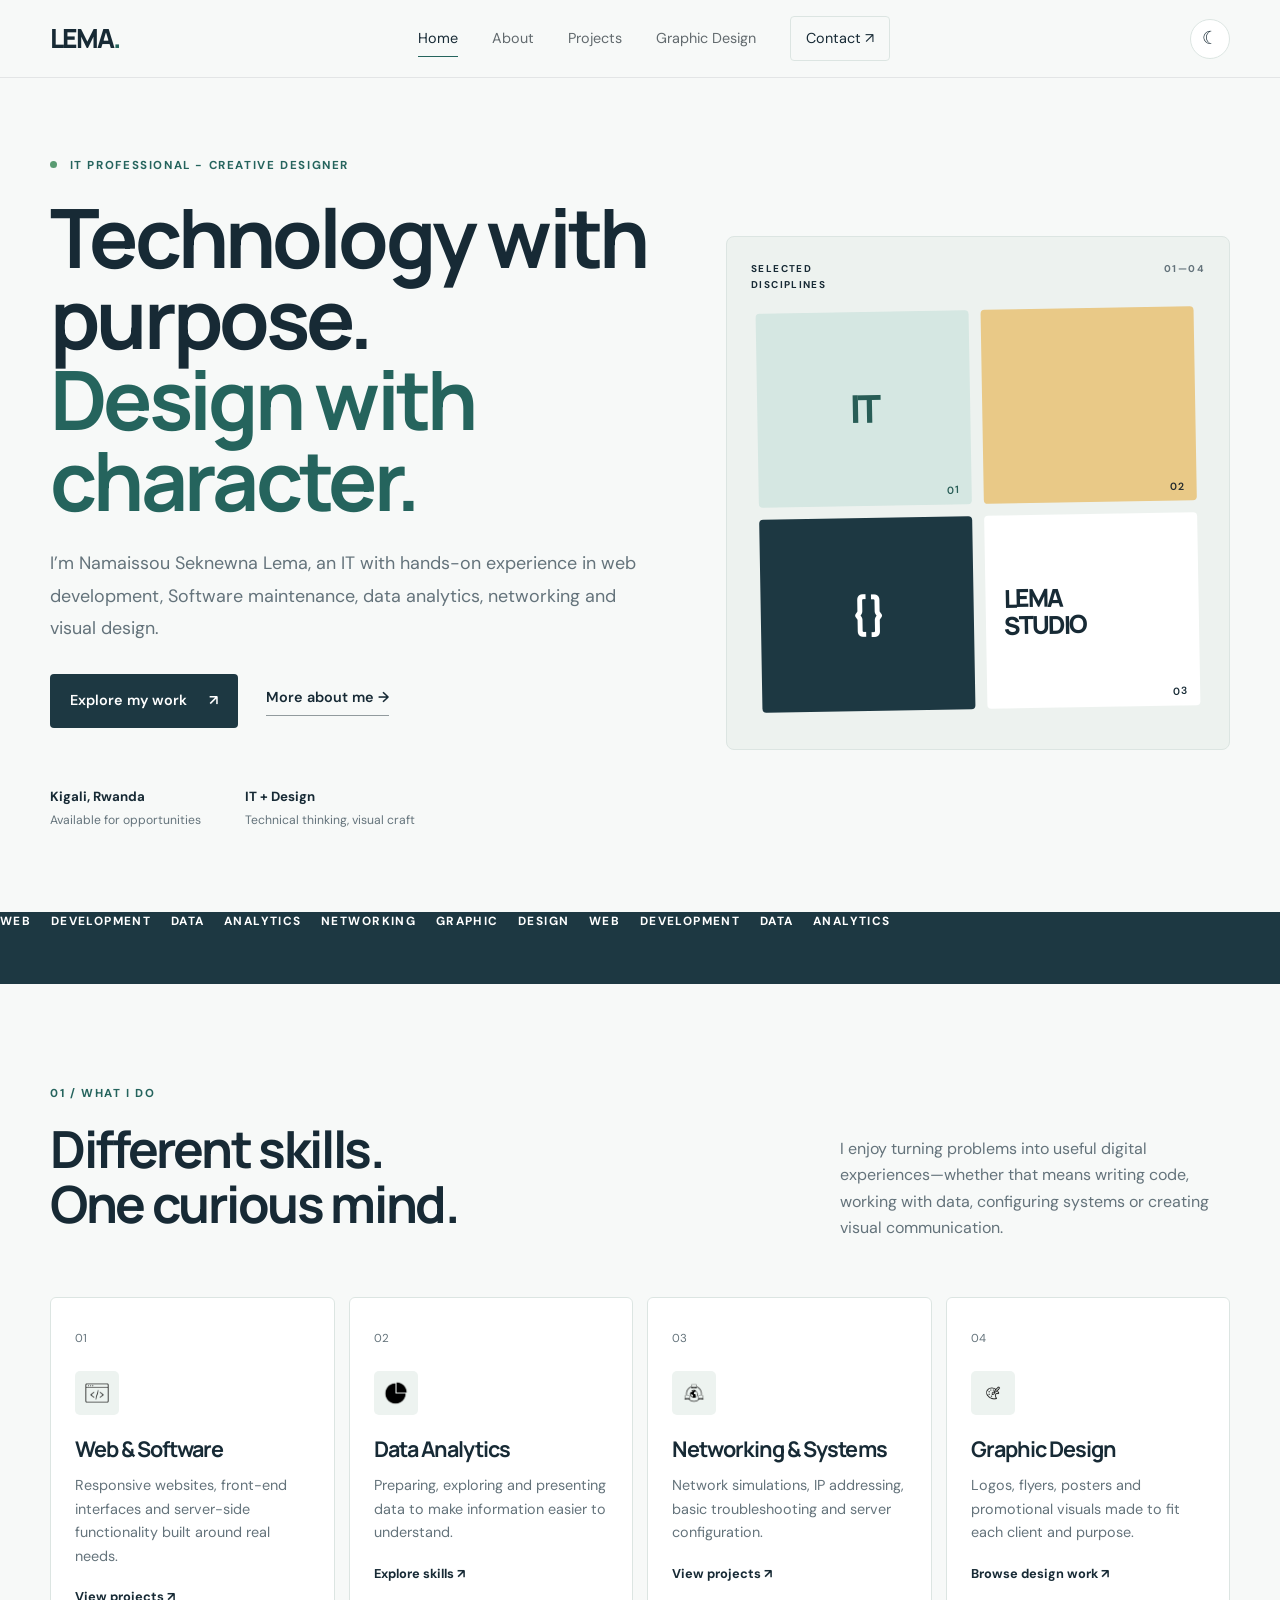
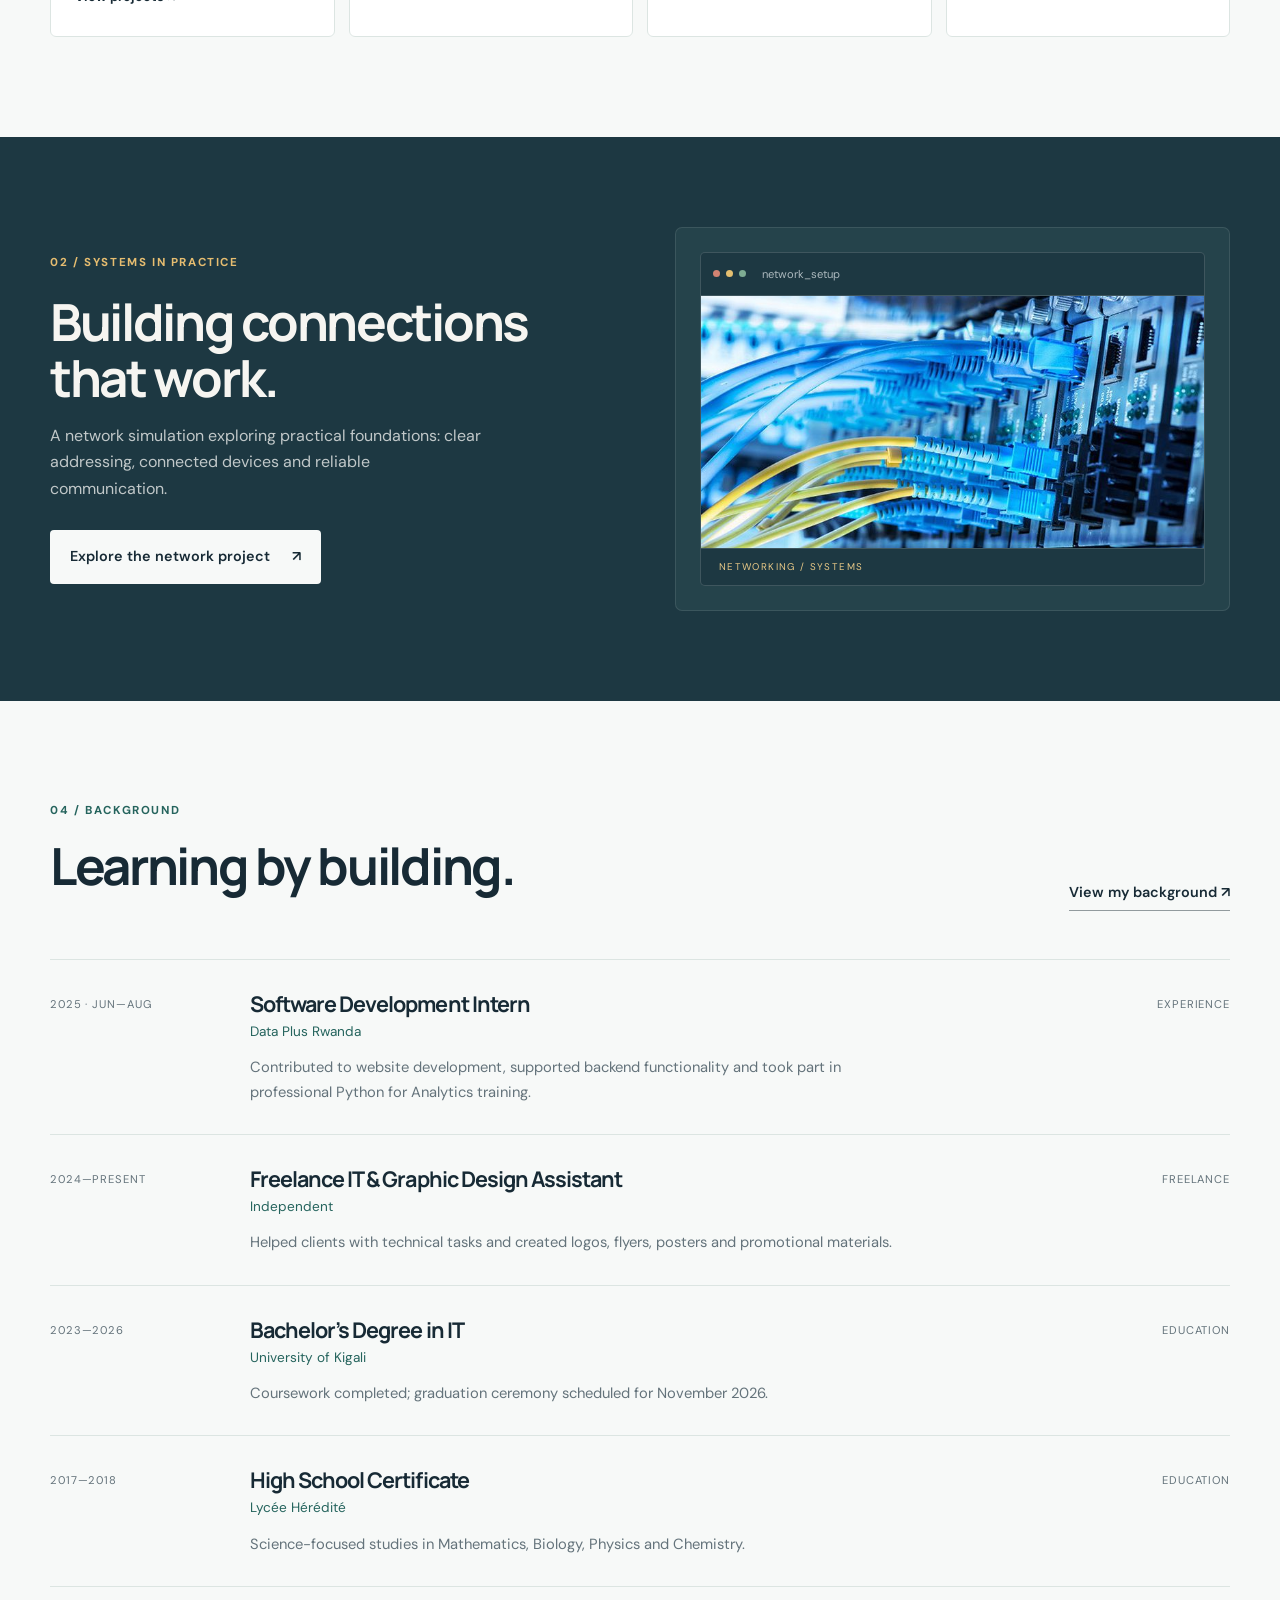
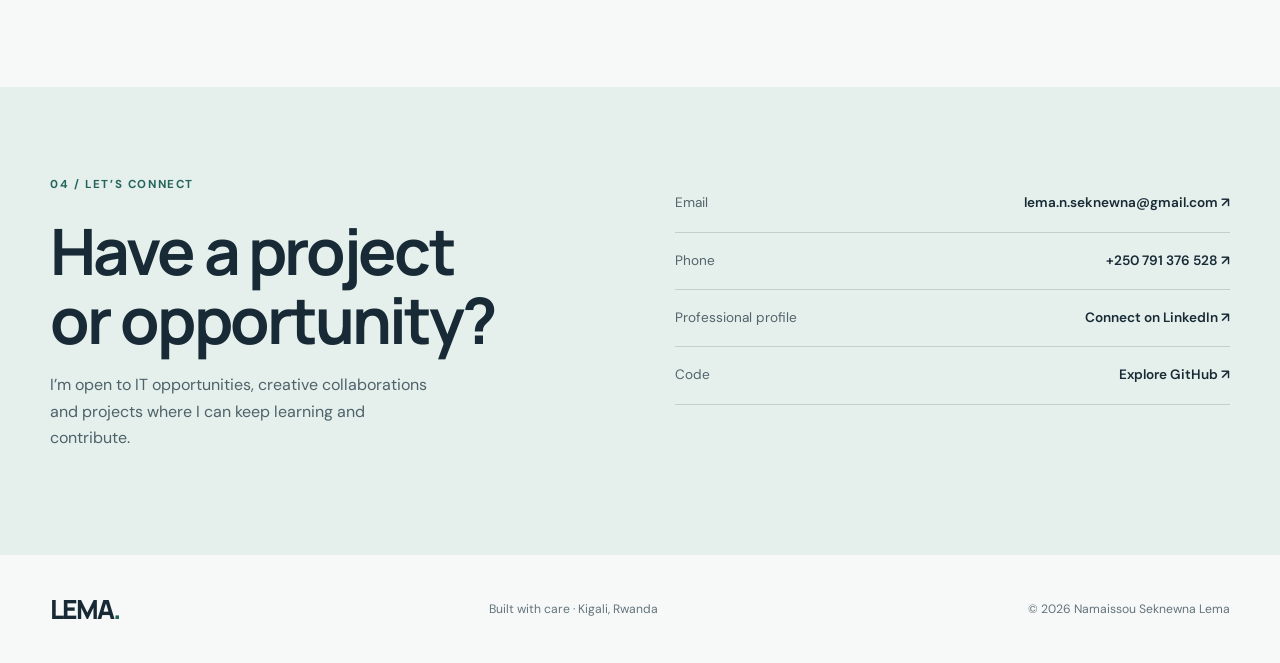
<file: index.html>
<!doctype html>
<html lang="en">
<head>
  <meta charset="utf-8">
  <meta name="viewport" content="width=device-width, initial-scale=1">
  <meta name="description" content="Portfolio of Namaissou Seknewna Lema — IT, software development, data analytics and graphic design.">
  <title>Namaissou Seknewna Lema — IT & Creative Portfolio</title>
  <link rel="preconnect" href="https://fonts.googleapis.com">
  <link rel="preconnect" href="https://fonts.gstatic.com" crossorigin>
  <link href="https://fonts.googleapis.com/css2?family=DM+Sans:wght@400;500;600;700&family=Manrope:wght@400;500;600;700;800&display=swap" rel="stylesheet">
  <link rel="stylesheet" href="css/style.css">
  <link rel="stylesheet" href="css/theme.css">
  <script src="js/theme.js"></script>
</head>
<body>
<header class="site-header">
  <a class="wordmark" href="index.html">LEMA<span>.</span></a>
  <nav class="nav"><a class="active" href="index.html">Home</a>
    <a href="about.html">About</a><a href="projects.html">Projects</a>
    <a href="design.html">Graphic Design</a><a href="index.html#contact" class="nav-contact">Contact ↗</a>
  </nav>
  <button class="theme-toggle" type="button" aria-label="Switch to dark mode" title="Switch to dark mode" aria-pressed="false"><span aria-hidden="true">☾</span></button>
  <button class="menu-toggle" aria-label="Toggle navigation" aria-expanded="false">☰</button>
</header>
<main>
<section class="hero wrap">
  <div class="hero-copy">
    <p class="eyebrow">
      <span class="status-dot"></span> IT PROFESSIONAL - CREATIVE DESIGNER
    </p>
      <h1>Technology with purpose.<br>
        <span>Design with character.</span>
      </h1>
      <p class="hero-lede">I’m Namaissou Seknewna Lema, an IT with hands-on experience in web development, Software maintenance, data analytics, networking and visual design.</p>
      <div class="hero-actions">
        <a class="button button-dark" href="projects.html">Explore my work <span>↗</span></a>
        <a class="text-link" href="about.html">More about me <span>→</span></a>
      </div>
      <div class="hero-meta"><div>
        <strong>Kigali, Rwanda</strong>
        <span>Available for opportunities</span>
      </div>
      <div>
        <strong>IT + Design</strong>
        <span>Technical thinking, visual craft</span>
      </div>
    </div>
  </div>
  <div class="hero-art" aria-label="Abstract geometric portfolio artwork">
    <div class="art-label">SELECTED<br>DISCIPLINES 
      <span>01—04</span>
    </div>
    <div class="art-grid">
      <div class="art-cell art-blue">IT<span>01</span></div>
      <div class="art-cell art-yellow"><span>02</span></div>
      <div class="art-cell art-dark">{ }</div>
      <div class="art-cell art-paper">LEMA<br>STUDIO<span>03</span></div>
    </div>
  </div>
</section>
<section class="ticker">
  <div>WEB DEVELOPMENT  
    DATA ANALYTICS  
    NETWORKING 
    GRAPHIC DESIGN 
    WEB DEVELOPMENT 
    DATA ANALYTICS 
  </div>
</section>
<section class="section wrap">
  <div class="section-heading">
    <div>
      <p class="eyebrow">01 / WHAT I DO</p>
      <h2>Different skills.<br>One curious mind.</h2>
    </div>
    <p class="section-intro">I enjoy turning problems into useful digital experiences—whether that means writing code, working with data, configuring systems or creating visual communication.</p>
  </div>
  <div class="service-grid"><article class="service">
    <span class="service-number">01</span>
    <div class="service-icon" aria-hidden="true">
      <img src="images/web.jpg" alt="">
    </div>
    <h3>Web & Software</h3>
    <p>Responsive websites, front-end interfaces and server-side functionality built around real needs.</p>
    <a href="projects.html#web-projects">View projects ↗</a>
  </article>
  <article class="service">
    <span class="service-number">02</span>
    <div class="service-icon" aria-hidden="true">
      <img src="images/data.jpg" alt="">
    </div>
    <h3>Data Analytics</h3>
    <p>Preparing, exploring and presenting data to make information easier to understand.</p>
    <a href="about.html#skills">Explore skills ↗</a>
  </article>
  <article class="service">
    <span class="service-number">03</span>
    <div class="service-icon" aria-hidden="true">
      <img src="images/system.jpg" alt="">
    </div>
    <h3>Networking & Systems</h3>
    <p>Network simulations, IP addressing, basic troubleshooting and server configuration.</p>
    <a href="projects.html#networking">View projects ↗</a>
  </article>
  <article class="service">
    <span class="service-number">04</span>
    <div class="service-icon" aria-hidden="true">
      <img src="images/design.jpg" alt="">
    </div>
    <h3>Graphic Design</h3>
    <p>Logos, flyers, posters and promotional visuals made to fit each client and purpose.</p>
    <a href="design.html">Browse design work ↗</a>
  </article>
</div>
</section>
<section class="feature-band">
  <div class="wrap feature-inner">
    <div>
      <p class="eyebrow">02 / SYSTEMS IN PRACTICE</p>
      <h2>Building connections<br>that work.</h2>
      <p>A network simulation exploring practical foundations: clear addressing, connected devices and reliable communication.</p>
      <a class="button button-light" href="projects.html#networking">Explore the network project <span>↗</span></a>
    </div>
    <div class="feature-visual">
      <div class="feature-window">
        <div class="window-top"><i></i><i></i><i></i><span>network_setup</span>
        </div>
          <img class="network-photo" src="images/cisco.jpg" alt="Close-up of network equipment connected by ethernet cables" loading="lazy">
          <div class="window-tag">NETWORKING / SYSTEMS</div>
      </div>
    </div>
  </div>
</section>
<section class="section wrap">
  <div class="section-heading">
    <div>
      <p class="eyebrow">04 / BACKGROUND</p>
      <h2>Learning by building.</h2>
    </div>
    <a class="text-link" href="about.html">View my background ↗</a>
  </div>
  <div class="timeline">
    <div class="timeline-row">
      <span class="timeline-date">2025 · JUN—AUG</span>
      <div>
        <h3>Software Development Intern</h3>
        <p class="timeline-place">Data Plus Rwanda</p>
        <p>Contributed to website development, supported backend functionality and took part in professional Python for Analytics training.</p>
      </div>
      <span class="timeline-type">EXPERIENCE</span>
    </div>
    <div class="timeline-row">
      <span class="timeline-date">2024—PRESENT</span>
      <div>
        <h3>Freelance IT & Graphic Design Assistant</h3>
        <p class="timeline-place">Independent</p>
        <p>Helped clients with technical tasks and created logos, flyers, posters and promotional materials.</p>
      </div>
      <span class="timeline-type">FREELANCE</span>
    </div>
    <div class="timeline-row">
      <span class="timeline-date">2023—2026</span>
      <div>
        <h3>Bachelor’s Degree in IT</h3>
        <p class="timeline-place">University of Kigali</p>
        <p>Coursework completed; graduation ceremony scheduled for November 2026.</p>
      </div>
      <span class="timeline-type">EDUCATION</span>
    </div>
     <div class="timeline-row">
      <span class="timeline-date">2017—2018</span>
      <div>
        <h3>High School Certificate</h3>
        <p class="timeline-place">Lycée Hérédité </p>
        <p>Science-focused studies in Mathematics, Biology, Physics and Chemistry.</p>
      </div>
      <span class="timeline-type">EDUCATION</span>
    </div>
  </div>
</section>
<section class="contact-section" id="contact">
  <div class="wrap contact-inner">
    <div>
      <p class="eyebrow">04 / LET’S CONNECT</p>
      <h2>Have a project<br>or opportunity?</h2>
      <p>I’m open to IT opportunities, creative collaborations and projects where I can keep learning and contribute.</p>
    </div>
    <div class="contact-links">
      <a href="mailto:lema.n.seknewna@gmail.com">
        <span>Email</span>
        <strong>lema.n.seknewna@gmail.com ↗</strong>
      </a>
      <a href="tel:+250791376528">
        <span>Phone</span>
        <strong>+250 791 376 528 ↗</strong>
      </a>
      <a href="https://www.linkedin.com/in/lema-namaissou-seknewna-80b86239a" target="_blank" rel="noreferrer">
        <span>Professional profile</span>
        <strong>Connect on LinkedIn ↗</strong>
      </a>
      <a href="https://github.com/Namaissou" target="_blank" rel="noreferrer">
        <span>Code</span>
        <strong>Explore GitHub ↗</strong>
      </a>
    </div>
  </div>
</section>
</main>
<footer class="site-footer wrap">
  <a class="wordmark" href="index.html">LEMA<span>.</span></a>
  <p>Built with care · Kigali, Rwanda</p>
  <p>© <span data-year></span> Namaissou Seknewna Lema</p>
</footer>
<script src="js/main.js"></script>
</body>
</html>
</file>
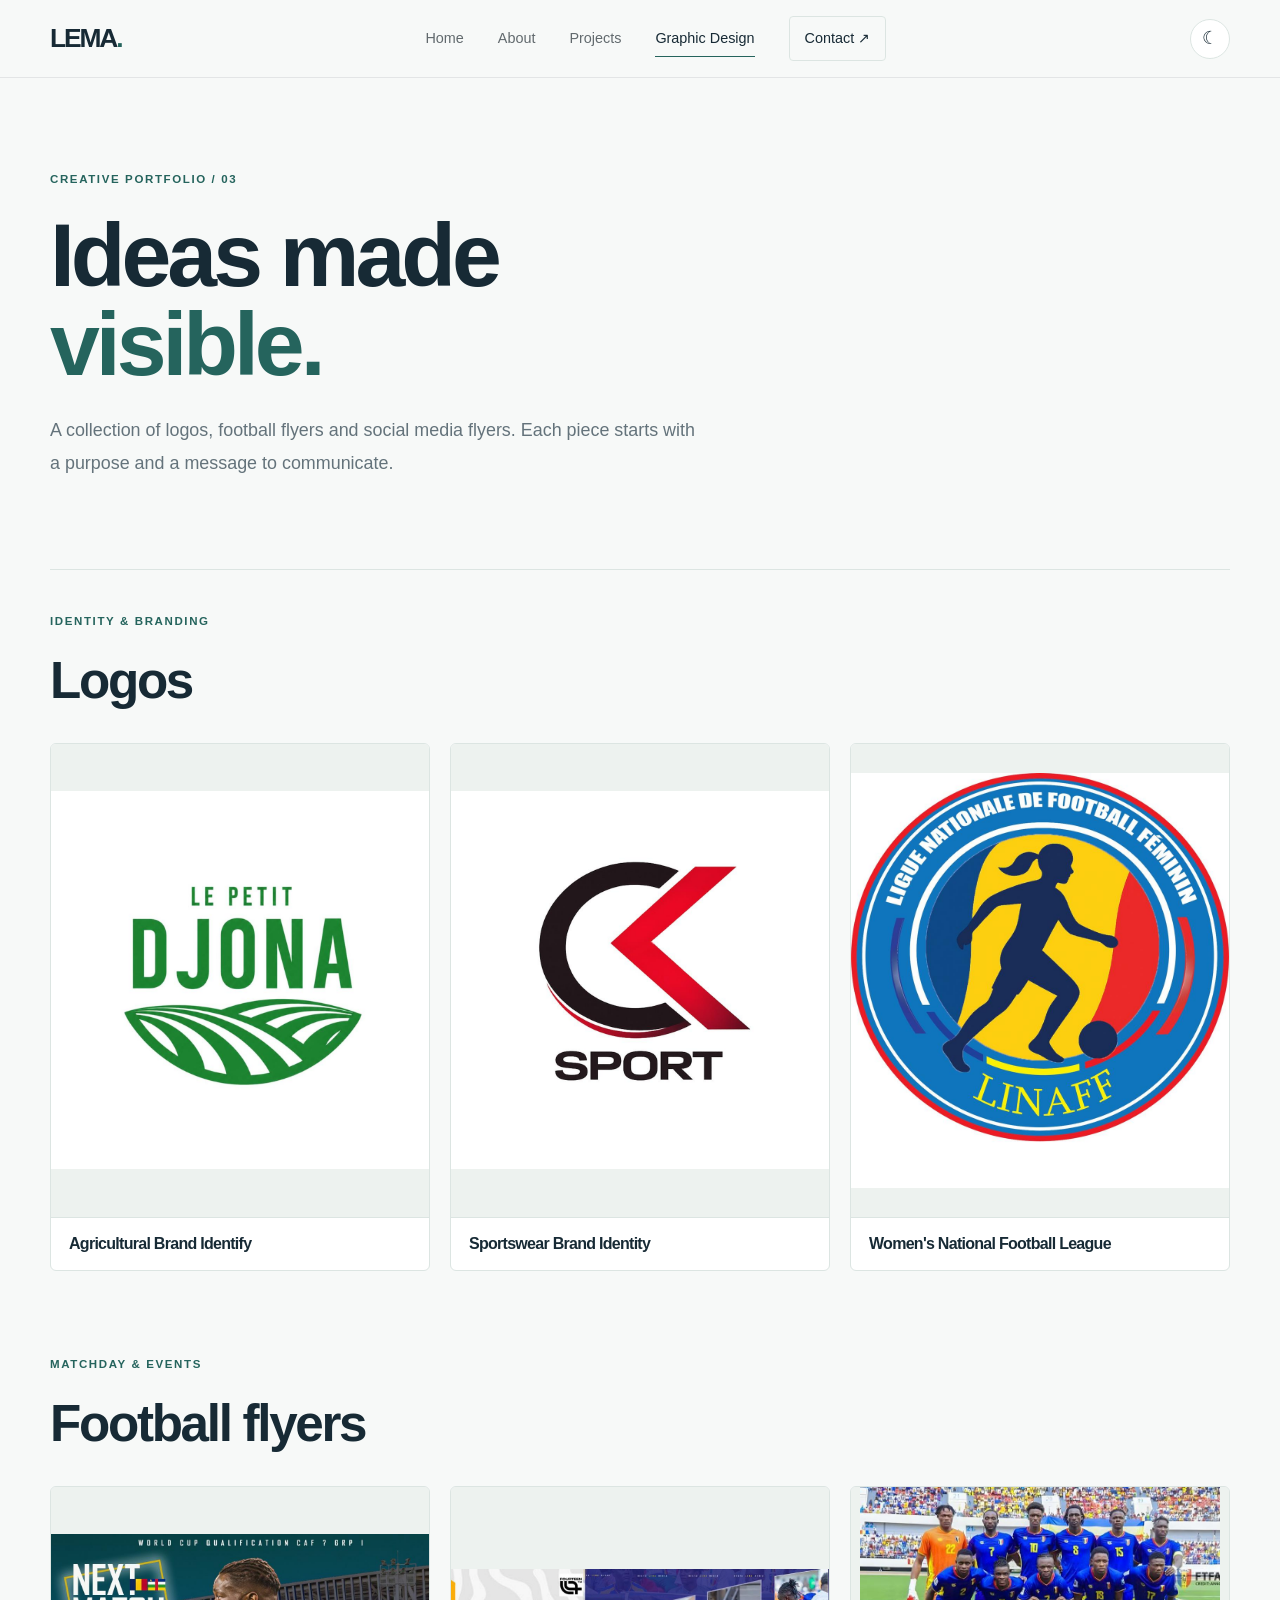
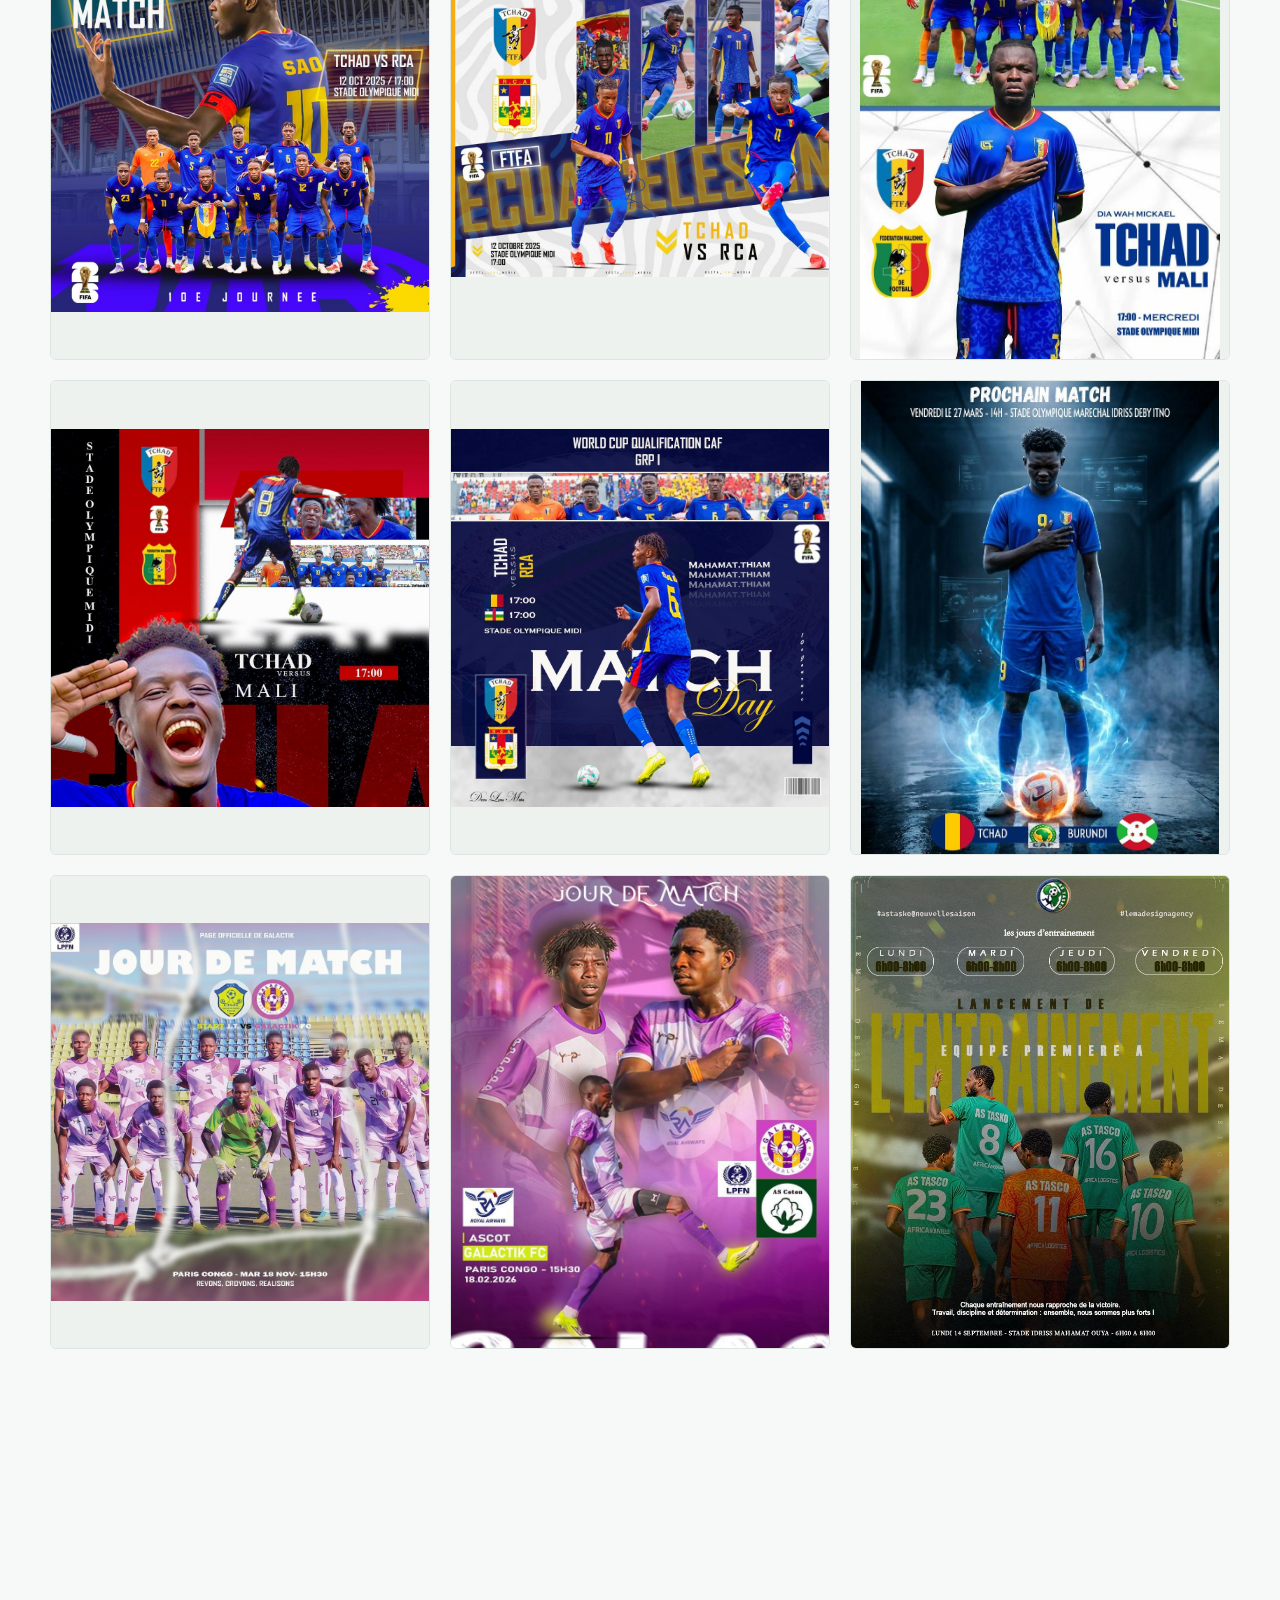
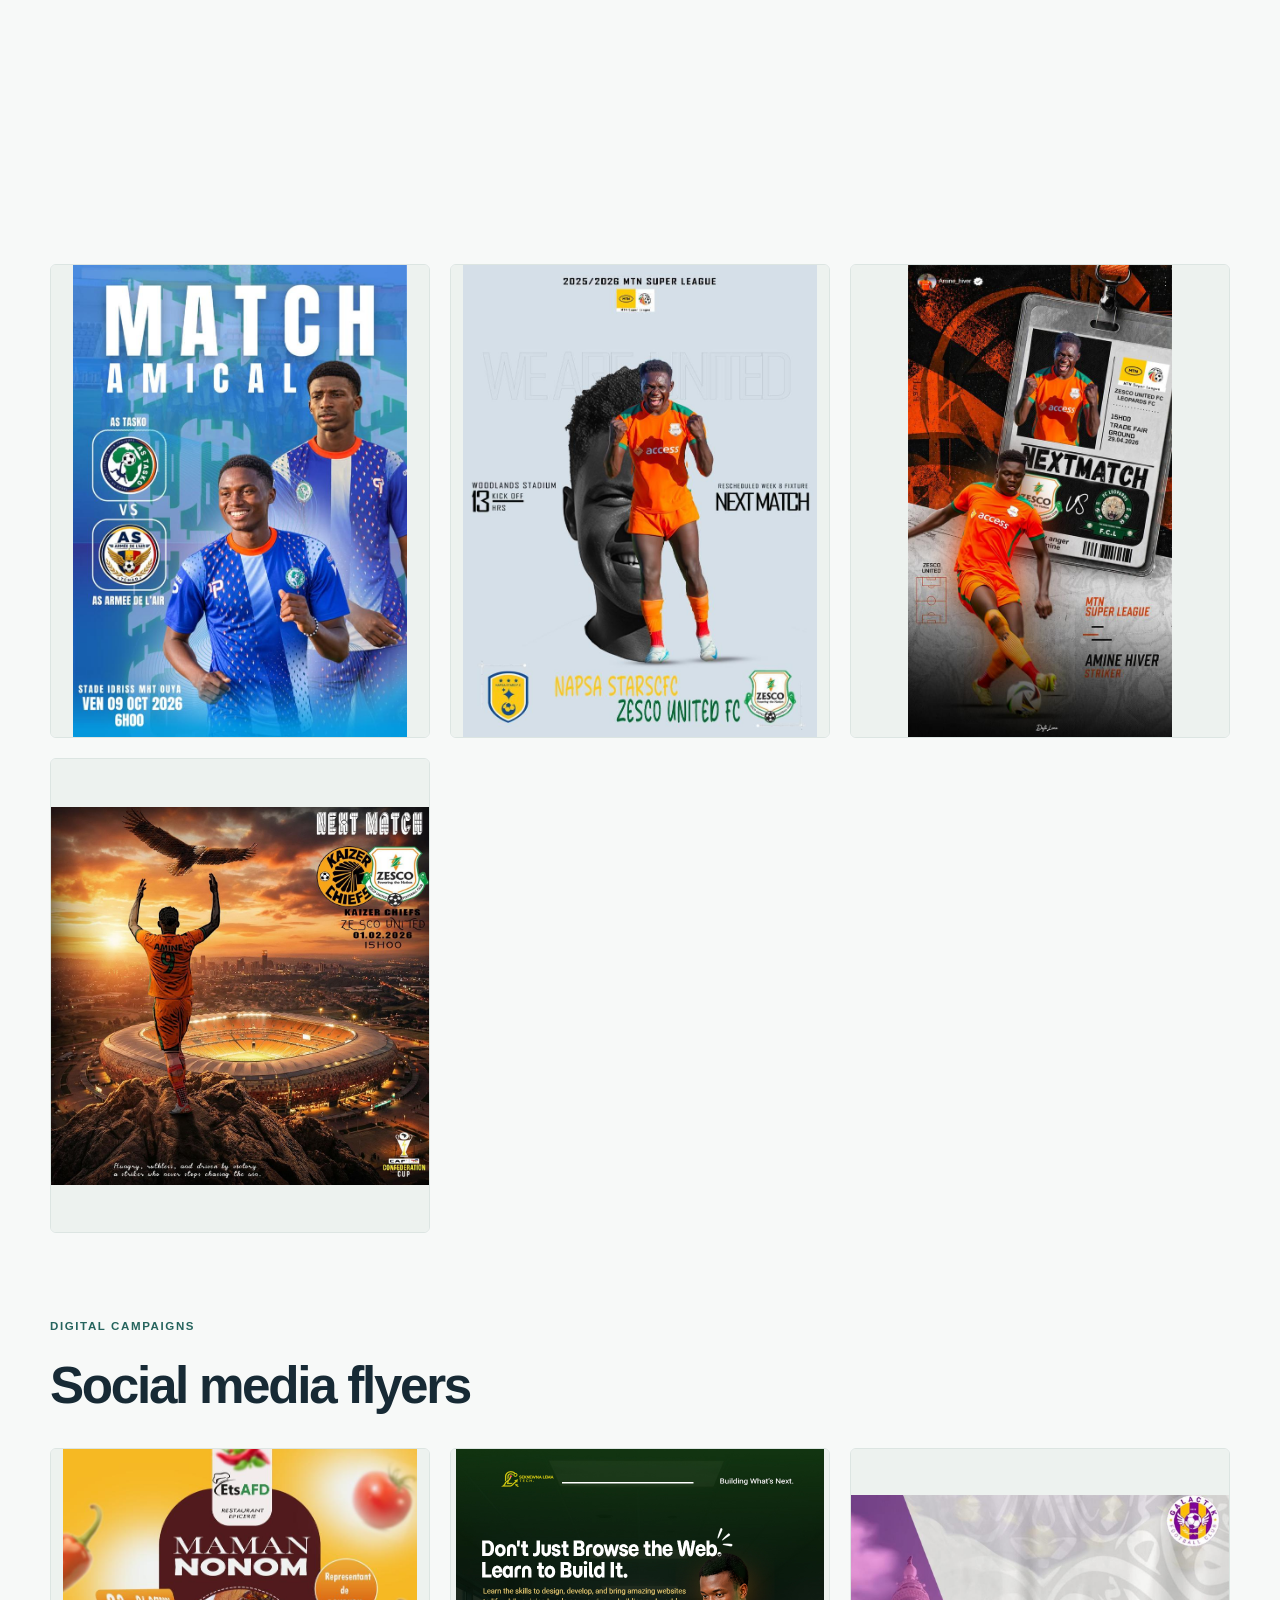
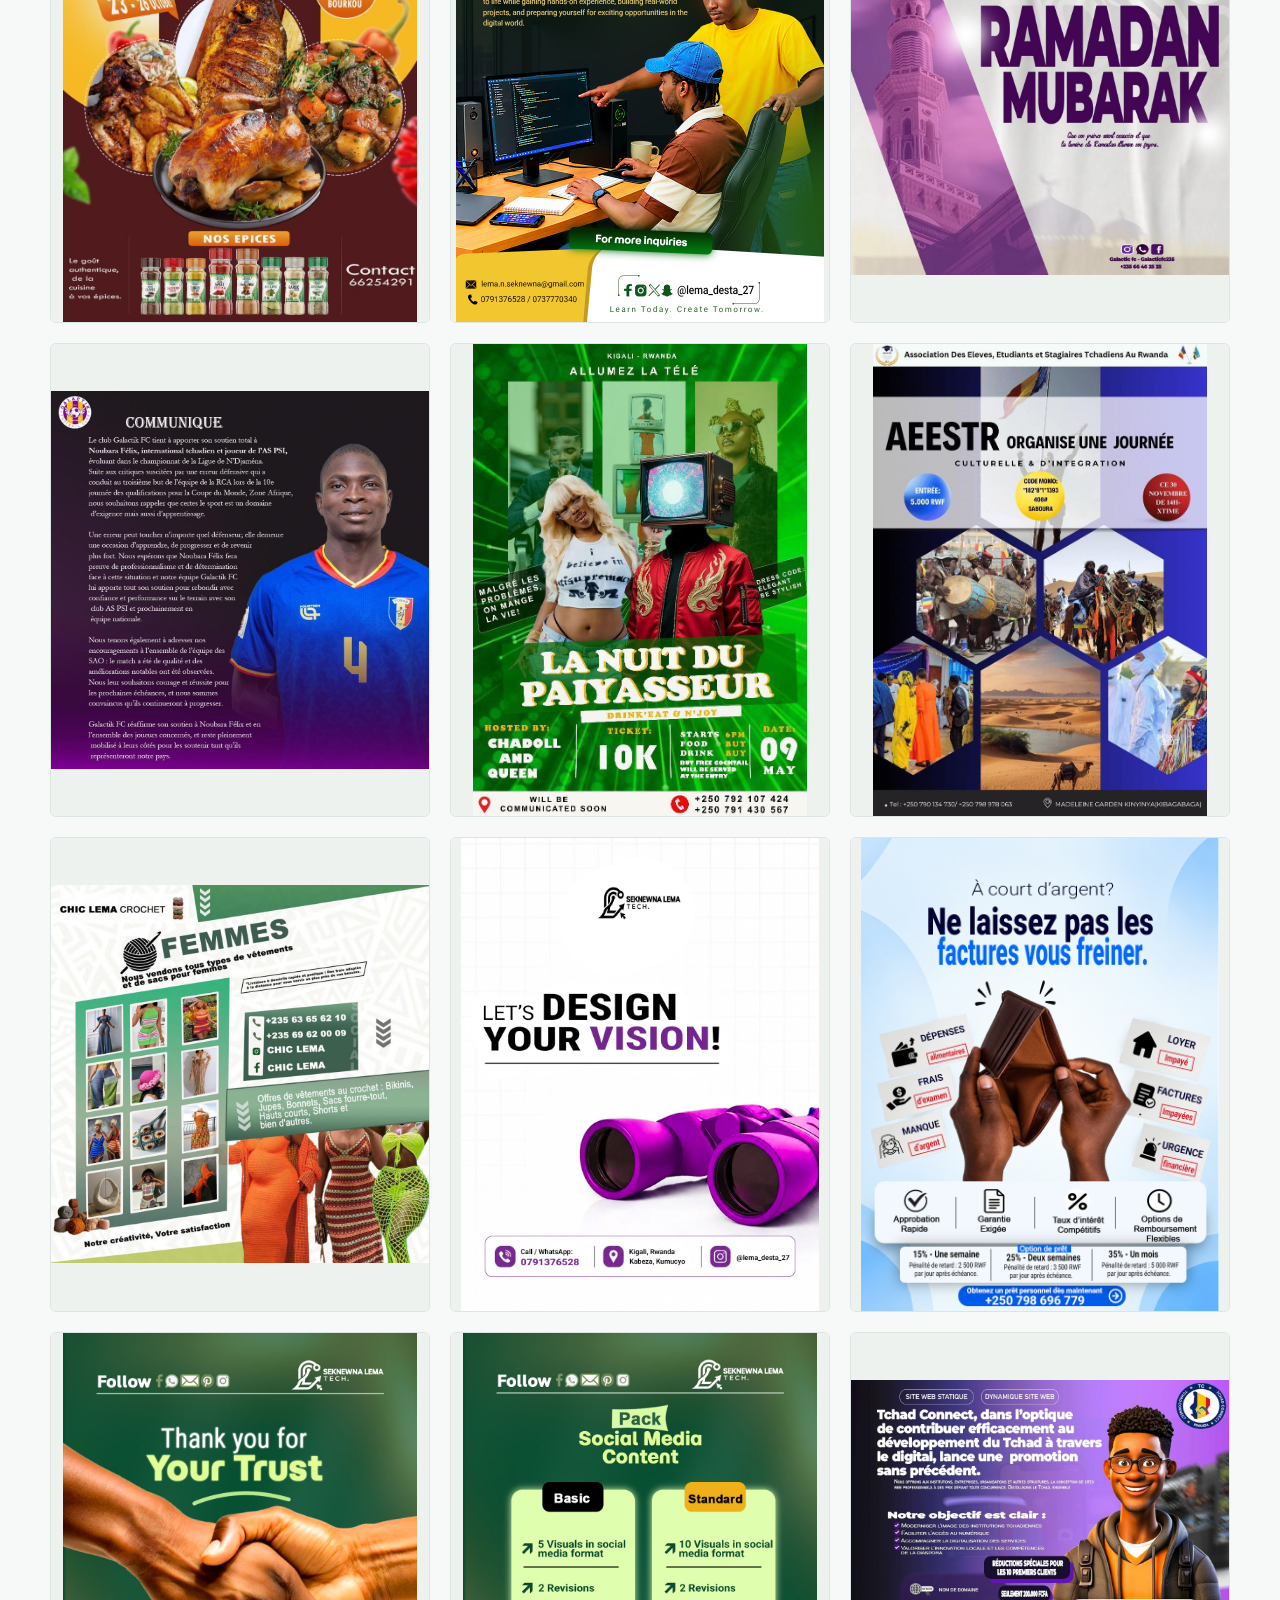
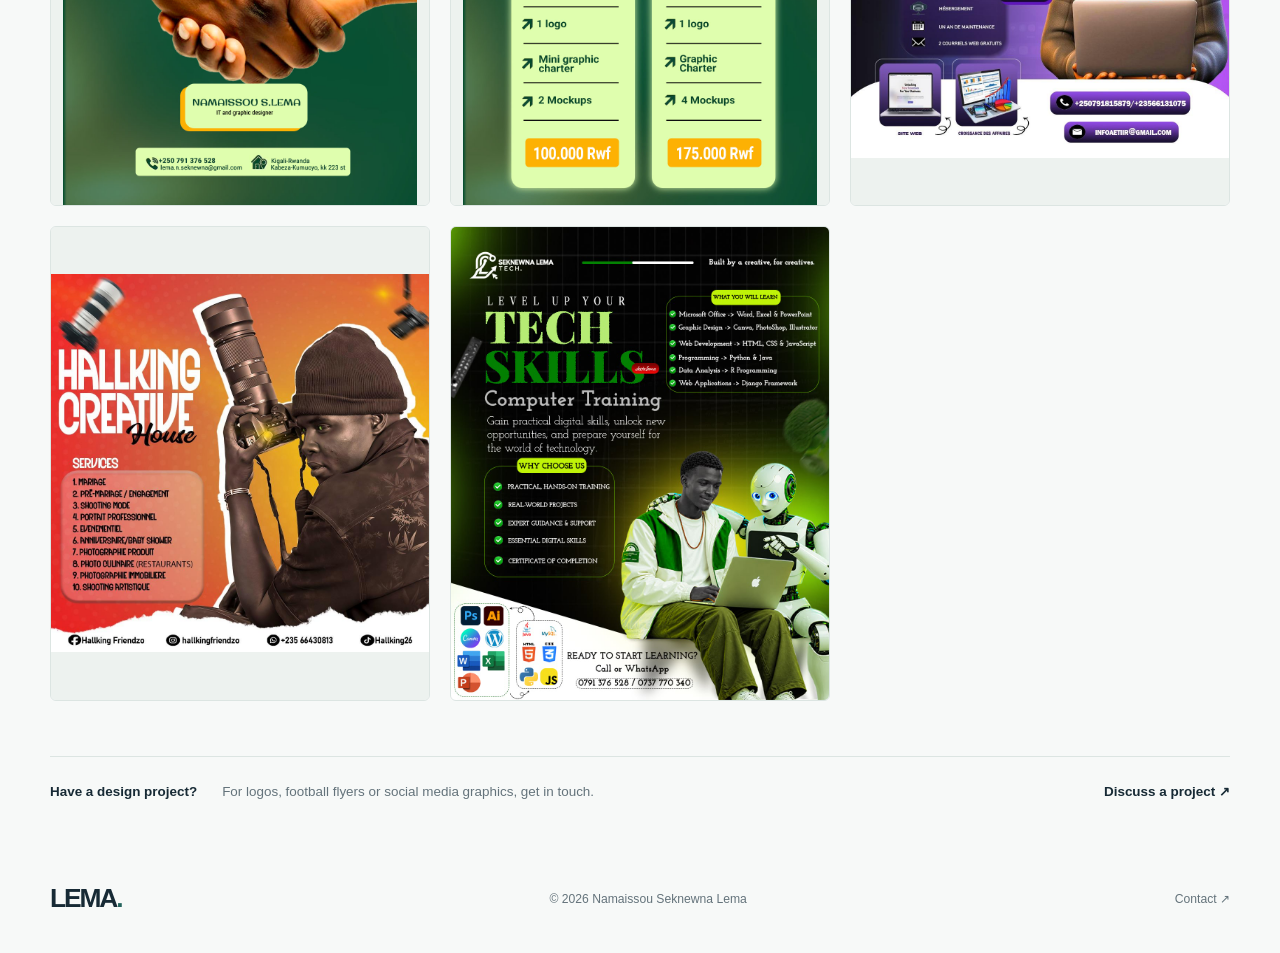
<file: design.html>
<!doctype html>
<html lang="en">
    <head>
        <meta charset="utf-8">
        <meta name="viewport" content="width=device-width, initial-scale=1">
        <meta name="description" content="A collection of logos, football flyers and social media flyers by Namaissou Seknewna Lema.">
        <title>Graphic Design — Namaissou Seknewna Lema</title>
        <link rel="stylesheet" href="css/style.css">
        <link rel="stylesheet" href="css/design.css">
        <link rel="stylesheet" href="css/theme.css">
        <script src="js/theme.js"></script>
        <script defer src="js/main.js"></script>
        <script defer src="js/designs.js"></script>
    </head>
    <body>
        <header class="site-header">
            <a class="wordmark" href="index.html">LEMA<span>.</span></a>
            <nav class="nav">
                <a href="index.html">Home</a>
                <a href="about.html">About</a>
                <a href="projects.html">Projects</a>
                <a class="active" href="design.html">Graphic Design</a>
                <a class="nav-contact" href="index.html#contact">Contact ↗</a>
            </nav>
            <button class="theme-toggle" type="button" aria-label="Switch to dark mode" title="Switch to dark mode" aria-pressed="false"><span aria-hidden="true">☾</span></button>
            <button class="menu-toggle" aria-label="Toggle navigation" aria-expanded="false">☰</button>
        </header>
        <main>
            <section class="page-hero wrap">
                <p class="eyebrow">CREATIVE PORTFOLIO / 03</p>
                <h1>Ideas made<br><span>visible.</span></h1>
                <p class="hero-lede">A collection of logos, football flyers and social media flyers. Each piece starts with a purpose and a message to communicate.</p>
            </section>
            <section id="logos" class="section wrap">
                <details class="design-section" open>
                <summary class="gallery-heading">
                    <div>
                        <p class="eyebrow">IDENTITY &amp; BRANDING</p>
                        <h2>Logos</h2>
                    </div>
                </summary>
                <div class="design-gallery">
                    <article class="design-card">
                        <img src="images/logo1.jpeg" alt="Description of the logo" loading="lazy">
                        <div class="design-card-info"><h3>Agricultural brand identify</h3></div>
                    </article>
                    <article class="design-card">
                        <img src="images/logo2.jpeg" alt="Description of the logo" loading="lazy">
                        <div class="design-card-info"><h3>Sportswear brand identity</h3></div>
                    </article>
                    <article class="design-card">
                        <img src="images/logo3.jpeg" alt="Description of the logo" loading="lazy">
                        <div class="design-card-info"><h3>Women's national football league</h3></div>
                    </article>
                </div>
                </details>
            </section>
            <section id="football-flyers" class="section wrap">
                <details class="design-section" open>
                <summary class="gallery-heading">
                    <div>
                        <p class="eyebrow">MATCHDAY &amp; EVENTS</p>
                        <h2>Football flyers</h2>
                    </div>
                </summary>
                <div class="design-gallery">
                    <article class="design-card">
                        <img src="images/img13.jpeg" alt="Description of the football flyer" loading="lazy">
                    </article>
                    <article class="design-card">
                        <img src="images/img29.jpeg" alt="Description of the football flyer" loading="lazy">
                    </article>
                    <article class="design-card">
                        <img src="images/img33.jpeg" alt="Description of the football flyer" loading="lazy">
                    </article>
                    <article class="design-card">
                        <img src="images/img34.jpeg" alt="Description of the football flyer" loading="lazy">
                    </article>
                    <article class="design-card">
                        <img src="images/img10.jpeg" alt="Description of the football flyer" loading="lazy">
                    </article>
                    <article class="design-card">
                        <img src="images/img4.jpeg" alt="Description of the football flyer" loading="lazy">
                    </article>
                    <article class="design-card">
                        <img src="images/img30.jpeg" alt="Description of the football flyer" loading="lazy">
                    </article>
                    <article class="design-card">
                        <img src="images/img26.jpeg" alt="Description of the football flyer" loading="lazy">
                    </article>
                    <article class="design-card">
                        <img src="images/img19.jpeg" alt="Description of the football flyer" loading="lazy">
                    </article>
                    <article class="design-card">
                        <img src="images/img23.jpeg" alt="Description of the football flyer" loading="lazy">
                    </article>
                    <article class="design-card">
                        <img src="images/img16.jpeg" alt="Description of the football flyer" loading="lazy">
                    </article>
                    <article class="design-card">
                        <img src="images/img18.jpeg" alt="Description of the football flyer" loading="lazy">
                    </article>
                    <article class="design-card">
                        <img src="images/img20.jpeg" alt="Description of the football flyer" loading="lazy">
                    </article>
                    <article class="design-card">
                        <img src="images/img28.jpeg" alt="Description of the football flyer" loading="lazy">
                    </article>
                    <article class="design-card">
                        <img src="images/img17.jpeg" alt="Description of the football flyer" loading="lazy">
                    </article>
                    <article class="design-card">
                        <img src="images/img9.jpeg" alt="Description of the football flyer" loading="lazy">
                    </article>
                </div>
                </details>
            </section>
            <section id="social-media-flyers" class="section wrap">
                <details class="design-section" open>
                <summary class="gallery-heading">
                    <div>
                        <p class="eyebrow">DIGITAL CAMPAIGNS</p>
                        <h2>Social media flyers</h2>
                    </div>
                </summary>
                <div class="design-gallery">
                    <article class="design-card">
                        <img src="images/img25.jpeg" alt="Description of the social media flyer" loading="lazy">
                    </article>
                    <article class="design-card">
                        <img src="images/prgramming flyer.jpg" alt="Description of the social media flyer" loading="lazy">
                    </article>
                    <article class="design-card">
                        <img src="images/img27.jpeg" alt="Description of the social media flyer" loading="lazy">
                    </article>
                    <article class="design-card">
                        <img src="images/img32.jpeg" alt="Description of the social media flyer" loading="lazy">
                    </article>
                    <article class="design-card">
                        <img src="images/img31.jpeg" alt="Description of the social media flyer" loading="lazy">
                    </article>
                    <article class="design-card">
                        <img src="images/img35.jpeg" alt="Description of the social media flyer" loading="lazy">
                    </article>
                    <article class="design-card">
                        <img src="images/img36.jpeg" alt="Description of the social media flyer" loading="lazy">
                    </article>
                    <article class="design-card">
                        <img src="images/Ads.jpg" alt="Description of the social media flyer" loading="lazy">
                    </article>
                    <article class="design-card">
                        <img src="images/loan_flyer.jpg" alt="Description of the social media flyer" loading="lazy">
                    </article>
                    <article class="design-card">
                        <img src="images/Tarif3.jpg" alt="Description of the social media flyer" loading="lazy">
                    </article>
                    <article class="design-card">
                        <img src="images/Tarifs2.jpg" alt="Description of the social media flyer" loading="lazy">
                    </article>
                    <article class="design-card">
                        <img src="images/333.jpeg" alt="Description of the social media flyer" loading="lazy">
                    </article>
                    <article class="design-card">
                        <img src="images/222.jpeg" alt="Description of the social media flyer" loading="lazy">
                    </article>
                    <article class="design-card">
                        <img src="images/111.jpeg" alt="Description of the social media flyer" loading="lazy">
                    </article>
                </div>
                </details>
                <div class="gallery-note">
                    <strong>Have a design project?</strong>
                    <span>For logos, football flyers or social media graphics, get in touch.</span>
                    <a href="index.html#contact">Discuss a project ↗</a>
                </div>
            </section>
        </main>
        <footer class="site-footer wrap">
            <a class="wordmark" href="index.html">LEMA<span>.</span></a>
            <p>© <span data-year></span> Namaissou Seknewna Lema</p>
            <a href="index.html#contact">Contact ↗</a>
        </footer>
    </body>
</html>
</file>
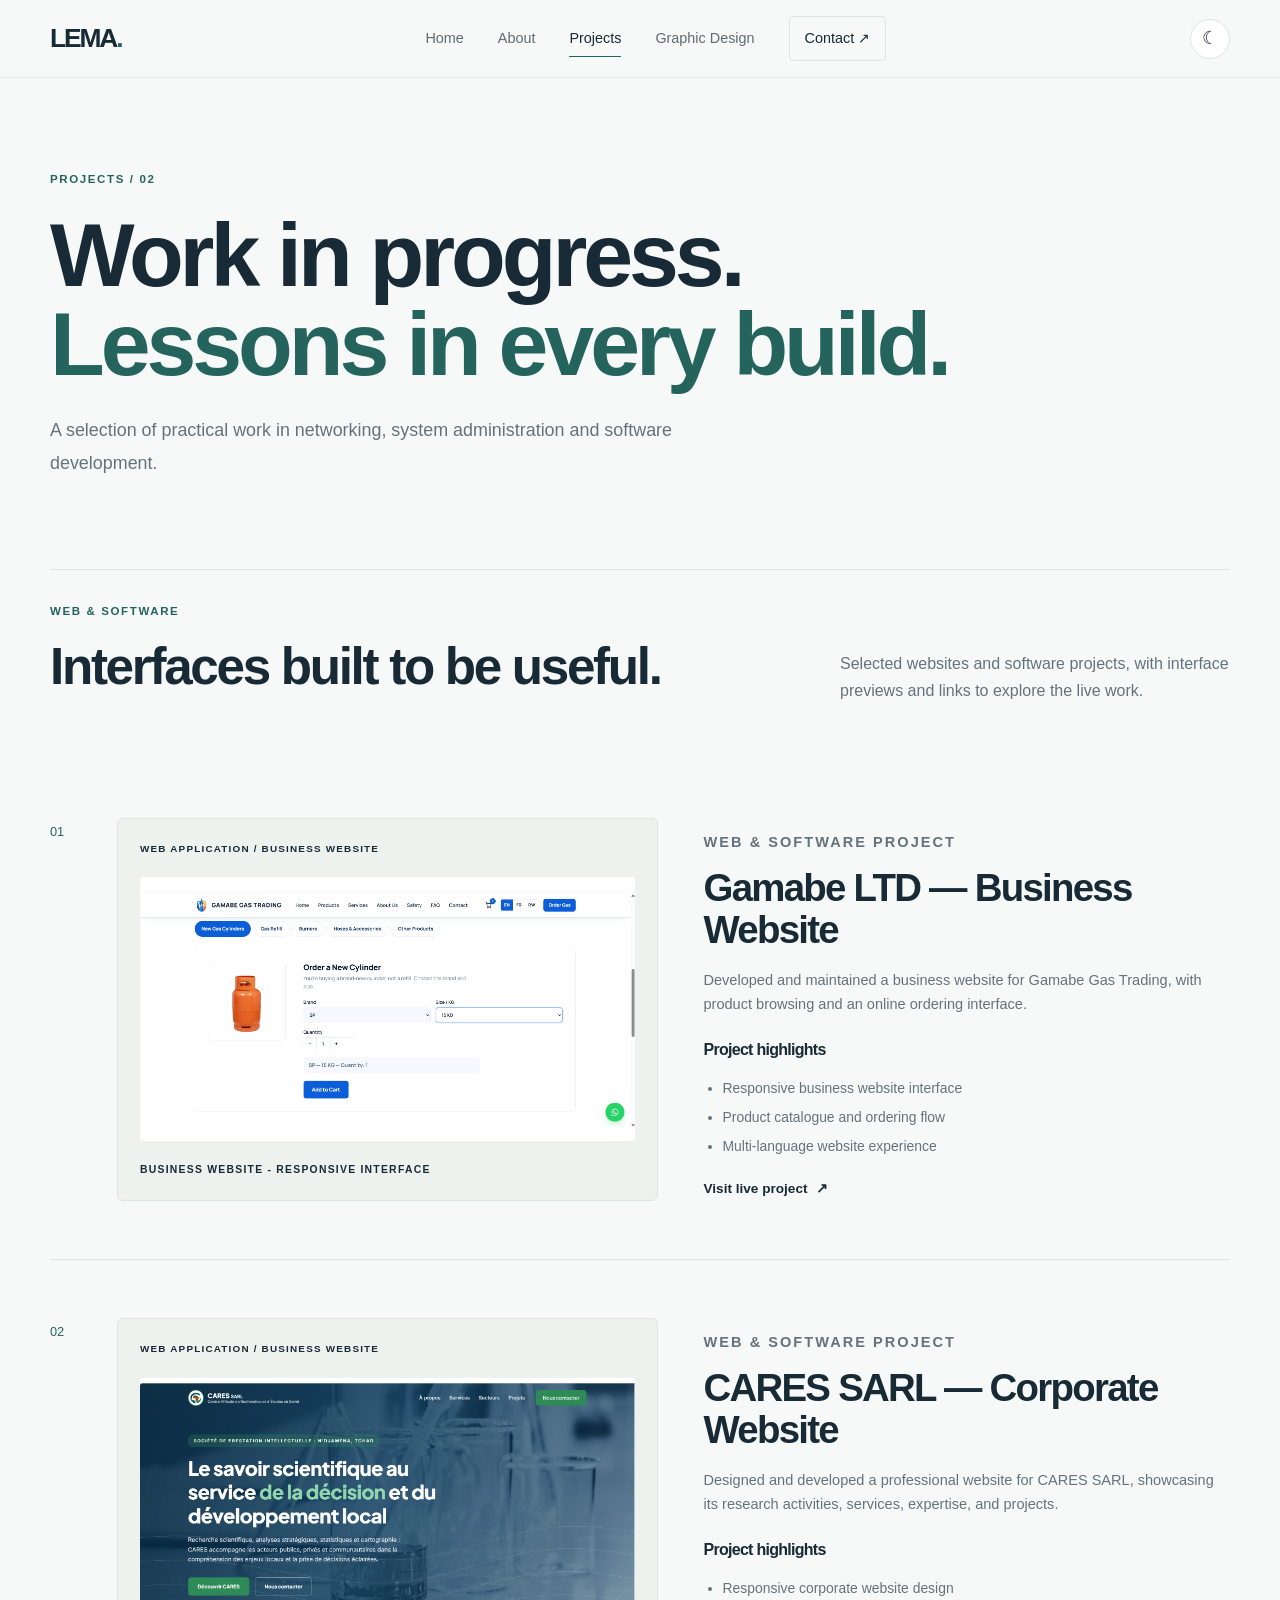
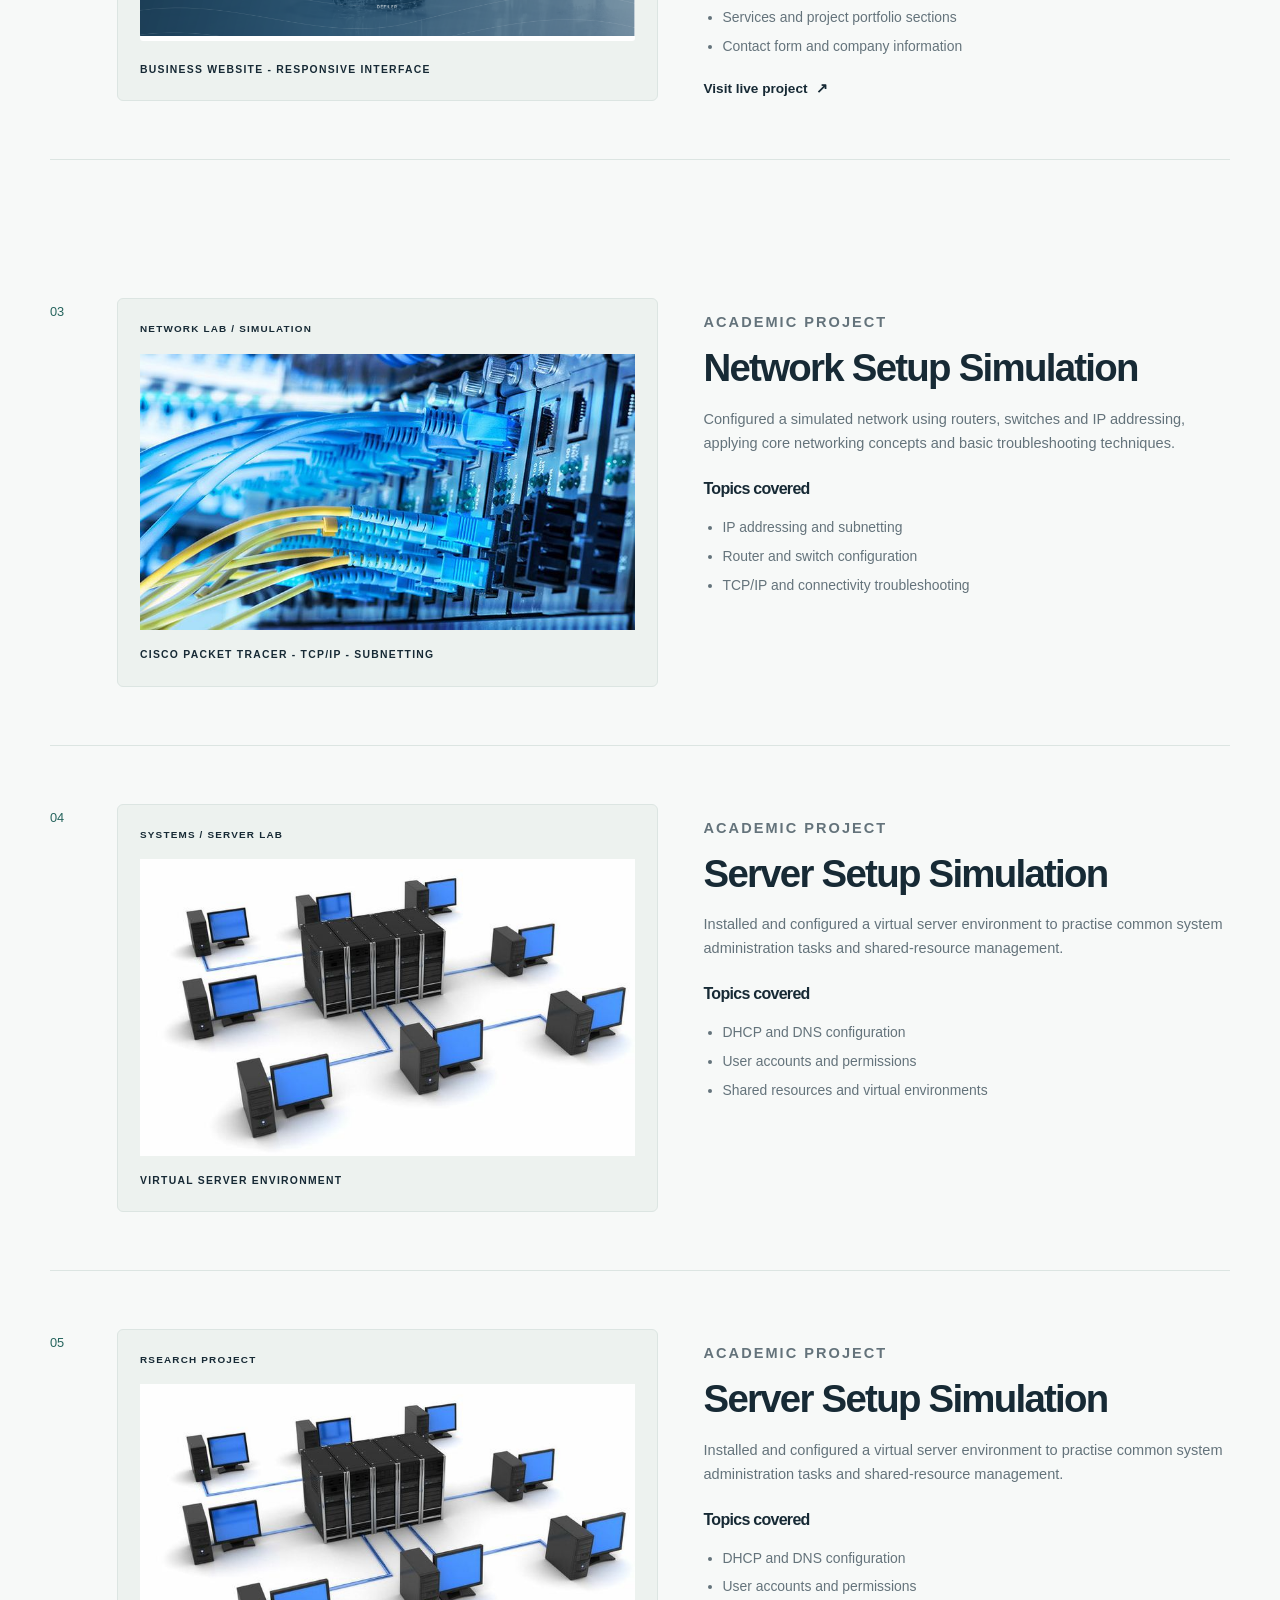
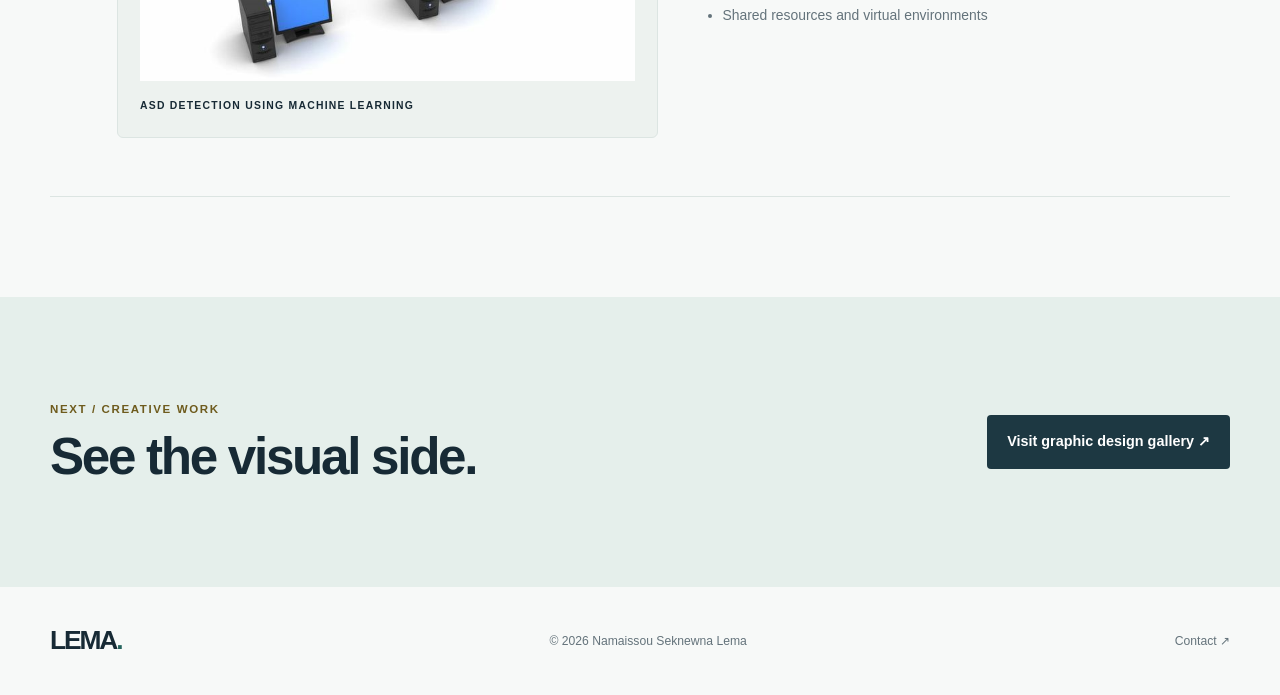
<file: projects.html>
<!doctype html>
<html lang="en">
    <head><meta charset="utf-8">
        <meta name="viewport" content="width=device-width, initial-scale=1">
        <meta name="description" content="Selected software, networking and server projects by Namaissou Seknewna Lema.">
        <title>Projects — Namaissou Seknewna Lema</title>
        <link rel="stylesheet" href="css/style.css">
        <link rel="stylesheet" href="css/theme.css">
        <script src="js/theme.js"></script>
        <script defer src="js/main.js"></script>
    </head>
    <body>
        <header class="site-header">
            <a class="wordmark" href="index.html">LEMA<span>.</span></a>
            <nav class="nav">
                <a href="index.html">Home</a>
                <a href="about.html">About</a>
                <a class="active" href="projects.html">Projects</a>
                <a href="design.html">Graphic Design</a>
                <a class="nav-contact" href="index.html#contact">Contact ↗</a>
            </nav>
            <button class="theme-toggle" type="button" aria-label="Switch to dark mode" title="Switch to dark mode" aria-pressed="false"><span aria-hidden="true">☾</span></button>
            <button class="menu-toggle" aria-label="Toggle navigation" aria-expanded="false">☰</button>
        </header>
        <main>
            <section class="page-hero wrap">
                <p class="eyebrow">PROJECTS / 02</p>
                <h1>Work in progress.<br><span>Lessons in every build.</span></h1>
            <p class="hero-lede">A selection of practical work in networking, system administration and software development.</p>
            </section>
            <section id="web-projects" class="section wrap project-list web-projects-section">
                <div class="section-heading">
                    <div>
                        <p class="eyebrow">WEB &amp; SOFTWARE</p>
                        <h2>Interfaces built to be useful.</h2>
                    </div>
                    <p class="section-intro">Selected websites and software projects, with interface previews and links to explore the live work.</p>
                </div>
                <!-- Copy this project row for each new web project. Update its image, title, description, technologies, and link. -->
                <article class="project-row web-project-row" id="gamabe-website">
                    <div class="project-number">01</div>
                    <div class="project-visual web-project-visual">
                        <div class="visual-label">WEB APPLICATION / BUSINESS WEBSITE</div>
                        <img src="images/gamabe.png" alt="Screenshot of the Gamabe Gas Trading website" loading="lazy">
                        <p>BUSINESS WEBSITE - RESPONSIVE INTERFACE</p>
                    </div>
                    <div class="project-copy">
                        <p class="eyebrow">WEB &amp; SOFTWARE PROJECT</p>
                        <h2>Gamabe LTD — Business Website</h2>
                        <p>Developed and maintained a business website for Gamabe Gas Trading, with product browsing and an online ordering interface.</p>
                        <h3>Project highlights</h3>
                        <ul>
                            <li>Responsive business website interface</li>
                            <li>Product catalogue and ordering flow</li>
                            <li>Multi-language website experience</li>
                        </ul>
                        <a class="web-project-link" href="https://gamabeltd.com/" target="_blank" rel="noopener noreferrer">Visit live project <span aria-hidden="true">↗</span></a>
                    </div>
                </article>
                <article class="project-row web-project-row" id="gamabe-website">
                    <div class="project-number">02</div>
                    <div class="project-visual web-project-visual">
                        <div class="visual-label">WEB APPLICATION / BUSINESS WEBSITE</div>
                        <img src="images/cares.png" alt="Screenshot of the Gamabe Gas Trading website" loading="lazy">
                        <p>BUSINESS WEBSITE - RESPONSIVE INTERFACE</p>
                    </div>
                    <div class="project-copy">
                        <p class="eyebrow">WEB &amp; SOFTWARE PROJECT</p>
                        <h2>CARES SARL — Corporate Website</h2>
                        <p>Designed and developed a professional website for CARES SARL, showcasing its research activities, services, expertise, and projects.</p>
                        <h3>Project highlights</h3>
                        <ul>
                            <li>Responsive corporate website design</li>
                            <li>Services and project portfolio sections</li>
                            <li>Contact form and company information</li>
                        </ul>
                        <a class="web-project-link" href="https://startling-frangollo-576f2c.netlify.app/" target="_blank" rel="noopener noreferrer">Visit live project <span aria-hidden="true">↗</span></a>
                    </div>
                </article>
            </section>
            <section class="section wrap project-list">
            <article class="project-row" id="networking">
                <div class="project-number">03</div>
                <div class="project-visual visual-network">
                        <div class="visual-label">NETWORK LAB / SIMULATION</div>
                        <img class="project-visual-image" src="images/cisco.jpg" alt="Cisco networking equipment used to represent the network setup project" loading="lazy">
                        <div class="project-image-placeholder">Add your network project image<br><span>Replace images/cisco.jpg</span></div>
                        <p>CISCO PACKET TRACER - TCP/IP - SUBNETTING</p>
                    </div>
                    <div class="project-copy">
                        <p class="eyebrow">ACADEMIC PROJECT</p>
                        <h2>Network Setup Simulation</h2>
                        <p>Configured a simulated network using routers, switches and IP addressing, applying core networking concepts and basic troubleshooting techniques.</p>
                        <h3>Topics covered</h3>
                        <ul>
                            <li>IP addressing and subnetting</li>
                            <li>Router and switch configuration</li>
                            <li>TCP/IP and connectivity troubleshooting</li>
                        </ul>
                    </div>
                </article>
                <article class="project-row" id="server">
                    <div class="project-number">04</div>
                    <div class="project-visual visual-server">
                        <div class="visual-label">SYSTEMS / SERVER LAB</div>
                        <img class="project-visual-image" src="images/Servidor%20web.jpg" alt="Server connected to client computers for the server setup project" loading="lazy">
                        <div class="project-image-placeholder">Add your server project image<br><span>Replace images/Servidor web.jpg</span></div>
                        <p>VIRTUAL SERVER ENVIRONMENT</p>
                    </div>
                    <div class="project-copy">
                        <p class="eyebrow">ACADEMIC PROJECT</p>
                        <h2>Server Setup Simulation</h2>
                        <p>Installed and configured a virtual server environment to practise common system administration tasks and shared-resource management.</p>
                        <h3>Topics covered</h3>
                        <ul>
                            <li>DHCP and DNS configuration</li>
                            <li>User accounts and permissions</li>
                            <li>Shared resources and virtual environments</li>
                        </ul>
                    </div>
                </article>
                <article class="project-row" id="server">
                    <div class="project-number">05</div>
                    <div class="project-visual visual-server">
                        <div class="visual-label">RSEARCH PROJECT</div>
                        <img class="project-visual-image" src="images/Servidor%20web.jpg" alt="Server connected to client computers for the server setup project" loading="lazy">
                        <div class="project-image-placeholder">Add your server project image<br><span>Replace images/Servidor web.jpg</span></div>
                        <p>ASD DETECTION USING MACHINE LEARNING
                        </p>
                    </div>
                    <div class="project-copy">
                        <p class="eyebrow">ACADEMIC PROJECT</p>
                        <h2>Server Setup Simulation</h2>
                        <p>Installed and configured a virtual server environment to practise common system administration tasks and shared-resource management.</p>
                        <h3>Topics covered</h3>
                        <ul>
                            <li>DHCP and DNS configuration</li>
                            <li>User accounts and permissions</li>
                            <li>Shared resources and virtual environments</li>
                        </ul>
                    </div>
                </article>
            </section>
            <section class="next-step">
                <div class="wrap next-step-inner">
                    <div>
                        <p class="eyebrow">NEXT / CREATIVE WORK</p>
                        <h2>See the visual side.</h2>
                    </div>
                    <a class="button button-dark" href="design.html">Visit graphic design gallery ↗</a>
                </div>
            </section>
        </main>
        <footer class="site-footer wrap">
            <a class="wordmark" href="index.html">LEMA<span>.</span></a>
            <p>© <span data-year></span> Namaissou Seknewna Lema</p>
            <a href="index.html#contact">Contact ↗</a>
        </footer>
    </body>
</html>
</file>
<file: css/style.css>
:root{--paper:#f6f5f1;--white:#fff;--ink:#20272b;--muted:#687177;--line:#d9dcd8;--blue:#c8e2ef;--blue-deep:#2b617b;--yellow:#f1d36b;--dark:#20272b;--max:1160px}*{box-sizing:border-box}html{scroll-behavior:smooth;scroll-padding-top:90px}body{margin:0;background:var(--paper);color:var(--ink);font-family:'DM Sans',sans-serif;line-height:1.65}h1,h2,h3,.wordmark{font-family:Manrope,'DM Sans',sans-serif;letter-spacing:-.045em}h1,h2,h3,p{margin-top:0}h1{font-size:clamp(3.2rem,7vw,6.6rem);line-height:.99;font-weight:700;margin-bottom:26px}h1 span{color:var(--blue-deep)}h2{font-size:clamp(2.1rem,4vw,3.8rem);line-height:1.08;margin-bottom:18px}h3{font-size:1.35rem;line-height:1.25;margin-bottom:12px}a{color:inherit;text-decoration:none}.wrap{width:min(var(--max),calc(100% - 48px));margin-inline:auto}.site-header{height:82px;display:flex;align-items:center;justify-content:space-between;padding:0 max(24px,calc((100% - var(--max))/2));border-bottom:1px solid var(--line);background:rgba(246,245,241,.94);position:sticky;top:0;z-index:20;backdrop-filter:blur(12px)}.wordmark{font-weight:800;font-size:1.65rem;letter-spacing:-.08em}.wordmark span{color:var(--blue-deep)}.nav{display:flex;align-items:center;gap:30px;font-size:.9rem}.nav a{color:#626a6e;transition:color .2s}.nav a:hover,.nav a.active{color:var(--ink)}.nav .nav-contact{color:var(--ink);border:1px solid #aeb5b6;padding:10px 15px;border-radius:2px}.menu-toggle{display:none;background:none;border:0;font-size:1.5rem}.hero{display:grid;grid-template-columns:1.1fr .9fr;gap:60px;align-items:center;padding-top:86px;padding-bottom:92px;min-height:650px}.eyebrow{font-size:.72rem;letter-spacing:.14em;font-weight:700;color:var(--blue-deep);margin-bottom:22px}.status-dot{display:inline-block;width:7px;height:7px;background:#599b72;border-radius:50%;margin-right:8px;vertical-align:1px}.hero-lede{max-width:600px;color:#5e686d;font-size:1.12rem;line-height:1.8}.hero-actions{display:flex;align-items:center;gap:28px;margin-top:30px}.button{display:inline-flex;align-items:center;justify-content:center;gap:22px;padding:14px 19px;font-size:.9rem;font-weight:600;border:1px solid transparent;border-radius:2px;transition:transform .2s,background .2s;cursor:pointer;font-family:inherit}.button:hover{transform:translateY(-2px)}.button-dark{background:var(--ink);color:#fff}.button-dark:hover{background:#34454c}.button-light{background:var(--paper);color:var(--ink)}.button-outline{border-color:var(--line);background:transparent;color:var(--ink)}.text-link{font-weight:600;font-size:.9rem;border-bottom:1px solid #929b9e;padding-bottom:5px}.hero-meta{display:flex;gap:44px;margin-top:58px}.hero-meta div{display:flex;flex-direction:column;gap:2px}.hero-meta strong{font-size:.83rem}.hero-meta span{font-size:.76rem;color:var(--muted)}.hero-art{background:#e8e9e3;padding:24px;min-height:420px;display:flex;flex-direction:column;justify-content:space-between}.art-label,.art-foot{font-size:.62rem;letter-spacing:.14em;font-weight:700}.art-label{display:flex;justify-content:space-between}.art-label span{color:var(--muted)}.art-grid{display:grid;grid-template-columns:1fr 1fr;gap:10px;transform:rotate(-2deg);padding:16px 8px}.art-cell{aspect-ratio:1.1;display:flex;align-items:center;justify-content:center;position:relative;font-family:Manrope;font-size:2.4rem;font-weight:800;letter-spacing:-.08em}.art-cell span{position:absolute;right:12px;bottom:8px;font:600 .65rem 'DM Sans';letter-spacing:.1em}.art-blue{background:var(--blue);color:#285b71}.art-yellow{background:var(--yellow);color:#20272b;font-size:4rem}.art-dark{background:var(--ink);color:#fff}.art-paper{background:#f8f7f2;font-size:1.55rem;line-height:1.1;padding-left:18px;justify-content:flex-start}.art-foot{margin-bottom:0}.ticker{background:var(--yellow);overflow:hidden;white-space:nowrap;padding:14px 0;font-size:.74rem;letter-spacing:.12em;font-weight:700}.ticker div{word-spacing:15px}.ticker span{padding-inline:14px}.section{padding-top:105px;padding-bottom:105px}.section-heading{display:flex;justify-content:space-between;align-items:flex-end;gap:50px;margin-bottom:48px}.section-heading .eyebrow{margin-bottom:18px}.section-intro{max-width:390px;color:var(--muted);margin-bottom:8px}.service-grid{display:grid;grid-template-columns:repeat(4,1fr);border-top:1px solid var(--line);border-bottom:1px solid var(--line)}.service{padding:28px 24px 30px 0;min-height:270px;position:relative;border-right:1px solid var(--line);margin-right:24px}.service:last-child{border-right:0;margin-right:0}.service-number{font-size:.72rem;color:var(--muted)}.service-icon{font-size:2rem;margin:25px 0 18px;color:var(--blue-deep)}.service p{font-size:.9rem;color:var(--muted);min-height:78px}.service a{font-size:.8rem;font-weight:700}.feature-band{background:var(--ink);color:#f6f5f1}.feature-inner{display:grid;grid-template-columns:1fr 1fr;gap:70px;align-items:center;padding-top:90px;padding-bottom:90px}.feature-band .eyebrow{color:var(--yellow)}.feature-band h2{font-size:clamp(2.5rem,4vw,4rem)}.feature-band p:not(.eyebrow){max-width:440px;color:#c1c8c9;margin-bottom:28px}.feature-visual{background:#29343a;padding:24px;min-height:300px;display:flex;align-items:center;justify-content:center}.feature-window{width:100%;border:1px solid #56646a;background:#20292e}.window-top{display:flex;gap:6px;align-items:center;padding:12px;border-bottom:1px solid #56646a;font-size:.7rem;color:#abb8bd}.window-top i{width:7px;height:7px;border-radius:50%;background:#83959c}.window-top span{margin-left:10px}.code-lines{padding:23px 18px;font: .82rem/2 monospace;color:#d6e2df}.code-lines p{margin:0}.code-lines b{color:#7b939d;font-weight:400;margin-right:15px}.code-lines span{color:var(--yellow)}.window-tag{padding:10px 18px;font-size:.61rem;letter-spacing:.14em;color:var(--yellow);border-top:1px solid #56646a}.timeline{border-top:1px solid var(--line)}.timeline-row{display:grid;grid-template-columns:170px 1fr 100px;gap:30px;padding:30px 0;border-bottom:1px solid var(--line)}.timeline-date,.timeline-type{font-size:.7rem;letter-spacing:.08em;color:var(--muted);padding-top:5px}.timeline-type{text-align:right}.timeline-row h3{margin-bottom:4px}.timeline-place{font-size:.85rem;color:var(--blue-deep);margin-bottom:12px}.timeline-row p:last-child{color:var(--muted);max-width:650px;margin-bottom:0;font-size:.92rem}.contact-section{background:var(--blue);padding:88px 0}.contact-inner{display:grid;grid-template-columns:1fr 1fr;gap:70px}.contact-inner .eyebrow{color:#315e70}.contact-inner h2{font-size:clamp(3rem,5vw,4.8rem)}.contact-inner>div:first-child>p:last-child{max-width:390px;color:#4e626a}.contact-links a{display:flex;justify-content:space-between;gap:20px;padding:17px 0;border-bottom:1px solid rgba(32,39,43,.2);font-size:.85rem}.contact-links a span{color:#52656c}.contact-links a strong{font-weight:600;text-align:right}.site-footer{min-height:95px;display:flex;align-items:center;justify-content:space-between;gap:20px;font-size:.76rem;color:var(--muted)}.site-footer p{margin:0}.site-footer .wordmark{color:var(--ink)}.page-hero{padding-top:100px;padding-bottom:76px;border-bottom:1px solid var(--line)}.page-hero h1{font-size:clamp(3.6rem,8vw,7rem)}.page-hero .hero-lede{max-width:650px}.about-layout{display:grid;grid-template-columns:.9fr 1.1fr;gap:90px}.about-copy{max-width:680px;color:#596469}.about-copy p{margin-bottom:22px}.skills-section{background:#eceee9}.skills-grid{display:grid;grid-template-columns:repeat(3,1fr);gap:0 40px;margin-top:45px}.skills-grid>div{border-top:1px solid #cbd0cb;padding:22px 0 28px}.skills-grid h3{font-size:1.05rem}.skills-grid p{color:var(--muted);font-size:.9rem;margin-bottom:0}.cert-list{border-top:1px solid var(--line);margin:35px 0}.cert-list p{display:flex;justify-content:space-between;gap:20px;border-bottom:1px solid var(--line);padding:13px 0;margin:0}.cert-list span{color:var(--muted);font-size:.85rem}.small-note{font-size:.78rem;color:var(--muted)}.project-list{padding-top:30px}.project-row{display:grid;grid-template-columns:35px 1fr 1fr;gap:28px;padding:55px 0;border-bottom:1px solid var(--line);scroll-margin-top:100px}.project-number{font-size:.8rem;color:var(--blue-deep);padding-top:3px}.project-visual{min-height:310px;padding:20px;display:flex;flex-direction:column;justify-content:space-between;overflow:hidden}.project-visual>p{font-size:.62rem;letter-spacing:.12em;font-weight:700;margin:15px 0 0}.visual-label{font-size:.62rem;letter-spacing:.12em;font-weight:700}.visual-ml{background:#d9e9ee}.ml-diagram{display:flex;align-items:center;justify-content:center;gap:8px;font-size:.67rem;text-align:center;font-weight:700}.ml-diagram>div{background:#f8f7f2;padding:16px 9px;flex:1;min-width:0}.ml-diagram .ml-result{background:var(--yellow)}.ml-diagram>span{font-size:1rem}.visual-network{background:#d3e5ed}.visual-network svg{width:100%;max-height:220px}.visual-server{background:#e9e6d8}.server-stack{display:grid;gap:8px}.server-stack div{display:grid;grid-template-columns:35px 1fr 1.2fr;align-items:center;background:#f8f7f2;padding:12px;font-size:.85rem}.server-stack span{font-size:.68rem;color:var(--blue-deep)}.server-stack small{font-size:.72rem;color:var(--muted)}.project-copy{padding:12px 0 0 14px}.project-copy .eyebrow{margin-bottom:13px}.project-copy h2{font-size:clamp(1.8rem,3vw,2.7rem)}.project-copy p{font-size:.91rem;color:var(--muted)}.project-copy h3{font-size:1rem;margin-top:24px}.project-copy ul{padding-left:19px;font-size:.87rem;color:#596469}.project-copy li{padding:3px 0}.next-step{background:var(--yellow);padding:55px 0}.next-step-inner{display:flex;align-items:center;justify-content:space-between;gap:30px}.next-step h2{margin-bottom:0}.next-step .eyebrow{color:#6e5b1d;margin-bottom:10px}.gallery-heading{display:flex;align-items:flex-end;justify-content:space-between;gap:20px;margin-bottom:35px}.gallery-heading h2{margin-bottom:0}.design-gallery{display:grid;grid-template-columns:repeat(3,minmax(0,1fr));gap:22px}.gallery-empty{grid-column:1/-1;padding:70px 25px;text-align:center;border:1px dashed #b9c1bf;background:#f0f0eb}.gallery-empty>span{font-size:2.4rem;color:var(--blue-deep)}.gallery-empty h3{margin-top:10px}.gallery-empty p{color:var(--muted);margin-bottom:0}.design-card{background:#fff;border:1px solid var(--line);min-width:0}.design-card img{display:block;width:100%;aspect-ratio:4/3;object-fit:contain;background:#fff}.design-card-info{padding:15px 17px;display:flex;justify-content:space-between;align-items:center;gap:12px}.design-card-info h3{font-size:.98rem;margin:0;text-transform:capitalize;overflow-wrap:anywhere}.design-card-info span{font-size:.6rem;letter-spacing:.1em;color:var(--muted);white-space:nowrap}.gallery-note{display:flex;align-items:center;gap:25px;border-top:1px solid var(--line);margin-top:55px;padding-top:24px;font-size:.84rem}.gallery-note span{color:var(--muted);flex:1}.gallery-note a{font-weight:700}.admin-wrap{max-width:760px}.notice{padding:16px 18px;background:#fff0c7;border:1px solid #e2cc7f;margin-bottom:22px;font-size:.9rem}.admin-panel{border:1px solid var(--line);background:#fff;padding:30px;margin-bottom:28px}.admin-panel h2{font-size:2.2rem}.admin-form{display:flex;flex-direction:column;gap:9px}.admin-form label{font-size:.84rem;font-weight:700;margin-top:8px}.admin-form input,.admin-form textarea,.admin-form select{font:inherit;width:100%;padding:12px;border:1px solid #cbd0cf;border-radius:2px;background:#fff;color:var(--ink)}.admin-form input:focus,.admin-form textarea:focus,.admin-form select:focus{outline:2px solid var(--blue);border-color:var(--blue-deep)}.admin-form button{align-self:flex-start;margin-top:14px}.form-message{font-size:.85rem;color:#2c7546;margin:4px 0}.form-message.error{color:#a42c2c}.admin-top{display:flex;align-items:center;justify-content:space-between;gap:20px}.upload-preview{margin-top:12px;background:var(--paper);padding:12px;max-width:280px}.upload-preview img{width:100%;max-height:260px;object-fit:contain}.admin-artwork{border-top:1px solid var(--line);margin-top:35px;padding-top:24px}.admin-artwork h3{font-size:1.2rem}.admin-gallery{display:grid;gap:10px}.admin-art-item{display:flex;align-items:center;justify-content:space-between;gap:15px;border:1px solid var(--line);padding:12px;font-size:.82rem}.admin-art-item span{overflow-wrap:anywhere}.delete-button{border:1px solid #d8aaaa;background:#fff;color:#8d2b2b;padding:7px 10px;cursor:pointer;flex-shrink:0}button:disabled{opacity:.55;cursor:not-allowed}[hidden]{display:none!important}
@media(max-width:900px){.hero{gap:35px}.hero-art{min-height:370px}.service-grid{grid-template-columns:repeat(2,1fr)}.service:nth-child(2){border-right:0;margin-right:0}.service:nth-child(3),.service:nth-child(4){border-top:1px solid var(--line)}.service{padding-left:0}.feature-inner{gap:35px}.project-row{grid-template-columns:25px 1fr 1fr;gap:18px}.skills-grid{grid-template-columns:repeat(2,1fr)}}
@media(max-width:680px){.wrap{width:calc(100% - 36px)}.site-header{height:70px;padding:0 18px}.menu-toggle{display:block}.nav{display:none;position:absolute;top:69px;left:0;right:0;background:var(--paper);border-bottom:1px solid var(--line);padding:18px;flex-direction:column;align-items:stretch;gap:0}.nav.nav-open{display:flex}.nav a{padding:12px 5px}.nav .nav-contact{text-align:center;margin-top:8px}.hero{grid-template-columns:1fr;padding-top:65px;padding-bottom:60px;gap:38px;min-height:0}.hero h1{font-size:clamp(3.1rem,13vw,5rem)}.hero-meta{margin-top:38px;gap:25px}.hero-art{min-height:350px}.art-cell{font-size:2rem}.art-paper{font-size:1.3rem}.section{padding-top:70px;padding-bottom:70px}.section-heading{display:block;margin-bottom:30px}.section-intro{margin-top:20px}.service-grid{grid-template-columns:1fr}.service,.service:nth-child(2){border-right:0;border-bottom:1px solid var(--line);margin-right:0;padding:22px 0;min-height:0}.service:last-child{border-bottom:0}.service-icon{margin:14px 0}.service p{min-height:0}.feature-inner,.contact-inner,.about-layout{grid-template-columns:1fr;gap:35px}.feature-inner{padding-top:65px;padding-bottom:65px}.timeline-row{grid-template-columns:1fr;gap:7px;padding:22px 0}.timeline-type{text-align:left}.site-footer{padding-top:20px;padding-bottom:20px;flex-wrap:wrap}.site-footer p{width:100%;order:3}.page-hero{padding-top:70px;padding-bottom:55px}.page-hero h1{font-size:clamp(3.3rem,13vw,5rem)}.about-layout{gap:15px}.skills-grid{grid-template-columns:1fr}.cert-list p{font-size:.84rem}.project-row{grid-template-columns:24px 1fr;padding:35px 0;gap:12px}.project-visual{grid-column:2;grid-row:1;min-height:260px}.project-copy{grid-column:2;padding:8px 0 0}.project-number{grid-column:1;grid-row:1}.project-copy h2{font-size:2rem}.next-step-inner{align-items:flex-start;flex-direction:column}.design-gallery{grid-template-columns:1fr}.gallery-heading{align-items:flex-start;flex-direction:column}.gallery-note{align-items:flex-start;flex-direction:column;gap:10px}.contact-section{padding:65px 0}.contact-links a{flex-direction:column;gap:3px}.contact-links a strong{text-align:left;overflow-wrap:anywhere}.admin-panel{padding:20px}.admin-top{align-items:flex-start;flex-direction:column}.hero-actions{flex-wrap:wrap}}
</file>
<file: css/theme.css>
:root {
  --paper: #f7f9f8;
  --white: #fff;
  --ink: #172a35;
  --muted: #64737b;
  --line: #dce5e2;
  --blue: #dcebe7;
  --blue-deep: #25645d;
  --yellow: #e6bd70;
  --dark: #172a35;
  --max: 1180px;
  color-scheme: light;
}

html {
  scroll-padding-top: 100px;
}

body {
  background: var(--paper);
  font-family: "DM Sans", "Segoe UI", sans-serif;
}

h1,
h2,
h3,
.wordmark {
  font-family: Manrope, "Segoe UI", sans-serif;
}

a,
button {
  -webkit-tap-highlight-color: transparent;
}

a:focus-visible,
button:focus-visible,
summary:focus-visible {
  outline: 3px solid var(--blue-deep);
  outline-offset: 4px;
}

.site-header {
  height: 78px;
  border-bottom-color: rgba(23, 42, 53, .09);
  background: rgba(247, 249, 248, .92);
}

.wordmark span {
  color: var(--blue-deep);
}

.nav {
  gap: 34px;
}

.nav a {
  position: relative;
  transition: color .25s ease;
}

.nav a:not(.nav-contact)::after {
  position: absolute;
  right: 0;
  bottom: -7px;
  left: 0;
  height: 1px;
  background: var(--blue-deep);
  content: "";
  transform: scaleX(0);
  transform-origin: left;
  transition: transform .25s ease;
}

.nav a:not(.nav-contact):hover::after,
.nav a:not(.nav-contact).active::after {
  transform: scaleX(1);
}

.nav .nav-contact {
  border-color: var(--line);
  border-radius: 4px;
  transition: color .25s ease, background .25s ease, border-color .25s ease;
}

.nav .nav-contact:hover {
  border-color: var(--ink);
  background: var(--ink);
  color: var(--white);
}

.theme-toggle {
  display: grid;
  width: 40px;
  height: 40px;
  flex: 0 0 auto;
  place-items: center;
  border: 1px solid var(--line);
  border-radius: 50%;
  background: var(--white);
  color: var(--ink);
  cursor: pointer;
  font: inherit;
  font-size: 1.15rem;
  line-height: 1;
  transition: color .25s ease, background .25s ease, border-color .25s ease, transform .25s ease;
}

.theme-toggle:hover {
  border-color: var(--blue-deep);
  color: var(--blue-deep);
  transform: rotate(-12deg);
}

.eyebrow {
  color: var(--blue-deep);
}

.hero {
  min-height: 640px;
  padding-top: 78px;
  padding-bottom: 82px;
}

.hero h1 {
  font-size: clamp(3.2rem, 6.4vw, 6rem);
}

h1 span {
  color: var(--blue-deep);
}

.hero-lede,
.section-intro {
  color: var(--muted);
}

.hero-art {
  min-height: 430px;
  border: 1px solid var(--line);
  border-radius: 8px;
  background: #edf2ef;
}

.profile-frame {
  position: relative;
  min-height: 510px;
  overflow: hidden;
  padding: 0;
  background: #dce5e2;
}

.profile-photo {
  position: absolute;
  width: 100%;
  height: 100%;
  inset: 0;
  object-fit: cover;
  object-position: center 35%;
}

.profile-placeholder {
  display: none;
  position: absolute;
  inset: 0;
  align-items: center;
  justify-content: center;
  background: linear-gradient(145deg, #dcebe7, #8ca9a1);
  color: #25645d;
  font-family: Manrope, "Segoe UI", sans-serif;
  font-size: clamp(6rem, 14vw, 11rem);
  font-weight: 800;
  letter-spacing: -.1em;
}

.profile-missing .profile-placeholder {
  display: flex;
}

.profile-missing .profile-photo {
  display: none;
}

.profile-caption {
  position: absolute;
  right: 0;
  bottom: 0;
  left: 0;
  display: flex;
  flex-direction: column;
  gap: 4px;
  padding: 28px 26px 24px;
  background: linear-gradient(transparent, rgba(10, 22, 24, .82));
  color: #fff;
}

.profile-caption strong {
  font-family: Manrope, "Segoe UI", sans-serif;
  font-size: clamp(1.05rem, 2vw, 1.35rem);
}

.profile-caption span {
  color: rgba(255, 255, 255, .82);
  font-size: .82rem;
}

.art-grid {
  transform: rotate(-1deg);
  gap: 12px;
}

.art-cell {
  border-radius: 4px;
  transition: transform .35s ease, box-shadow .35s ease;
}

.art-cell:hover {
  z-index: 1;
  box-shadow: 0 14px 28px rgba(23, 42, 53, .12);
  transform: translateY(-4px) rotate(1deg);
}

.art-blue {
  background: #d5e7e2;
  color: #285d56;
}

.art-yellow {
  background: #e9c987;
}

.art-dark {
  background: #1d3842;
}

.art-paper {
  background: #fff;
}

.ticker {
  background: #1d3842;
  color: var(--white);
  height: 72px;
  overflow: hidden;
  padding: 0;
  white-space: normal;
}

.ticker-track {
  display: flex;
  width: max-content;
  animation: ticker-scroll-left 32s linear infinite;
}

.ticker:hover .ticker-track {
  animation-play-state: paused;
}

.ticker-group {
  display: flex;
  height: 72px;
  flex: 0 0 auto;
  align-items: center;
  gap: 48px;
  padding-right: 48px;
}

.ticker-group > span {
  display: flex;
  height: 72px;
  flex: 0 0 auto;
  align-items: center;
  justify-content: center;
  gap: 18px;
  font-size: .74rem;
  font-weight: 700;
  letter-spacing: .12em;
}

.ticker-group b {
  color: var(--yellow);
  font-size: 1rem;
}

.visually-hidden {
  position: absolute;
  width: 1px;
  height: 1px;
  overflow: hidden;
  clip: rect(0, 0, 0, 0);
  white-space: nowrap;
  clip-path: inset(50%);
}

@keyframes ticker-scroll-left {
  to {
    transform: translateX(-50%);
  }
}

.section {
  padding-top: 100px;
  padding-bottom: 100px;
}

.service-grid {
  gap: 14px;
  border: 0;
}

.service,
.service:nth-child(2),
.service:nth-child(3),
.service:nth-child(4) {
  min-height: 285px;
  margin: 0;
  padding: 26px 24px;
  border: 1px solid var(--line);
  border-radius: 6px;
  background: var(--white);
  transition: transform .3s ease, box-shadow .3s ease, border-color .3s ease;
}

.service:hover {
  border-color: #b6cec6;
  box-shadow: 0 14px 35px rgba(23, 42, 53, .07);
  transform: translateY(-5px);
}

.service-icon {
  display: grid;
  width: 44px;
  height: 44px;
  margin: 20px 0;
  place-items: center;
  border-radius: 5px;
  background: #edf3f0;
  color: var(--blue-deep);
  font-size: 1.55rem;
}

.service-icon img {
  width: 30px;
  height: 30px;
  object-fit: contain;
  mix-blend-mode: multiply;
}

.service p {
  min-height: 70px;
  color: var(--muted);
}

.service a,
.text-link {
  transition: color .2s ease;
}

.service a:hover,
.text-link:hover {
  color: var(--blue-deep);
}

.button {
  border-radius: 4px;
  transition: transform .25s ease, background .25s ease, box-shadow .25s ease;
}

.button:hover {
  box-shadow: 0 8px 18px rgba(23, 42, 53, .12);
  transform: translateY(-2px);
}

.button-dark {
  background: #1d3842;
}

.button-dark:hover {
  background: var(--blue-deep);
}

.button-light {
  color: var(--ink);
}

.feature-band {
  background: #1d3842;
}

.feature-band .eyebrow {
  color: var(--yellow);
}

.feature-visual {
  min-height: 330px;
  border: 1px solid rgba(255, 255, 255, .1);
  border-radius: 7px;
  background: #25434b;
}

.feature-window {
  border-color: rgba(255, 255, 255, .15);
  border-radius: 5px;
  background: #1d3842;
}

.window-top {
  border-color: rgba(255, 255, 255, .15);
}

.window-top i:first-child {
  background: #d28372;
}

.window-top i:nth-child(2) {
  background: #e4bf70;
}

.window-top i:nth-child(3) {
  background: #7eac93;
}

.network-photo {
  display: block;
  width: 100%;
  aspect-ratio: 2 / 1;
  object-fit: cover;
  object-position: center;
}

.window-tag {
  border-color: rgba(255, 255, 255, .15);
  color: #e9c987;
}

.timeline {
  border-color: var(--line);
}

.timeline-row {
  transition: padding .25s ease, background .25s ease;
}

.timeline-row:hover {
  padding-right: 14px;
  padding-left: 14px;
  background: rgba(220, 235, 231, .42);
}

.timeline-place {
  color: var(--blue-deep);
}

.contact-section {
  background: #e5efeb;
}

.contact-inner .eyebrow {
  color: var(--blue-deep);
}

.contact-links a {
  border-color: rgba(23, 42, 53, .16);
  transition: padding .25s ease, color .25s ease;
}

.contact-links a:hover {
  padding-right: 8px;
  padding-left: 8px;
  color: var(--blue-deep);
}

.site-footer {
  min-height: 108px;
}

.page-hero {
  padding-top: 92px;
  padding-bottom: 72px;
  border-color: var(--line);
}

.page-hero h1 {
  font-size: clamp(3.4rem, 7vw, 6.3rem);
}

.about-layout {
  gap: 72px;
}

.about-copy {
  color: #52636b;
}

.skills-section {
  background: #edf2ef;
}

.skills-intro {
  max-width: 560px;
  color: var(--muted);
}

.skills-showcase {
  display: grid;
  grid-template-columns: repeat(2, minmax(0, 1fr));
  gap: 20px;
  margin-top: 32px;
}

.skill-cloud {
  min-width: 0;
  padding: 24px;
  overflow: hidden;
  border: 1px solid var(--line);
  border-radius: 7px;
  background: var(--white);
}

.skill-cloud h3 {
  margin: 0;
  font-size: 1.05rem;
}

.skill-cloud-canvas {
  position: relative;
  display: grid;
  min-height: 250px;
  grid-template-columns: repeat(auto-fit, minmax(92px, 1fr));
  align-items: center;
  justify-items: center;
  gap: 14px;
  margin-top: 14px;
}

.skill-token {
  display: flex;
  width: 100px;
  min-height: 88px;
  flex-direction: column;
  align-items: center;
  justify-content: center;
  gap: 8px;
  padding: 10px 6px;
  border: 1px solid var(--line);
  border-radius: 6px;
  background: var(--paper);
  color: var(--ink);
  font-size: .73rem;
  font-weight: 600;
  text-align: center;
}

.skill-token img {
  display: block;
  width: 38px;
  height: 38px;
  object-fit: contain;
}

.skill-wordmark {
  display: grid;
  width: 38px;
  height: 38px;
  place-items: center;
  font-weight: 800;
}

.skill-affinity {
  color: #536cb4;
  font-size: .64rem;
  letter-spacing: -.08em;
}

.skill-sql {
  border: 2px solid #44749b;
  border-radius: 50%;
  color: #44749b;
  font-size: .72rem;
}

.skill-cloud-canvas.is-floating .skill-token {
  position: absolute;
  transition: left 2.2s cubic-bezier(.2, .7, .2, 1), top 2.2s cubic-bezier(.2, .7, .2, 1);
}

.skill-cloud-canvas.is-resizing .skill-token {
  transition: none;
}

.cert-list,
.cert-list p {
  border-color: var(--line);
}

.project-list {
  padding-top: 32px;
}

.web-projects-section {
  padding-bottom: 48px;
}

.web-project-row {
  margin-top: 0;
  scroll-margin-top: 110px;
}

.web-project-visual {
  display: flex;
  min-height: 360px;
  flex-direction: column;
  align-items: stretch;
  justify-content: space-between;
  gap: 20px;
  padding: 22px;
}

.web-project-visual img {
  display: block;
  width: 100%;
  max-height: 330px;
  flex: 1;
  border-radius: 3px;
  background: #fff;
  object-fit: contain;
}

.web-project-visual > p {
  margin: 0;
  font-size: .65rem;
  font-weight: 700;
  letter-spacing: .12em;
}

.web-project-link {
  display: inline-flex;
  align-items: center;
  gap: 8px;
  font-size: .85rem;
  font-weight: 700;
}

.web-project-link:hover {
  color: var(--blue-deep);
}

.project-row {
  gap: 32px;
  padding: 58px 0;
  border-color: var(--line);
}

.project-number {
  color: var(--blue-deep);
}

.project-visual {
  overflow: hidden;
  border: 1px solid var(--line);
  border-radius: 6px;
  background: #edf2ef;
}

.project-visual-image {
  display: block;
  width: 100%;
  min-height: 220px;
  max-height: 300px;
  flex: 1;
  background: #edf2ef;
  object-fit: contain;
}

.project-image-placeholder {
  display: none;
  min-height: 220px;
  flex: 1;
  align-items: center;
  justify-content: center;
  flex-direction: column;
  gap: 8px;
  padding: 24px;
  background: #edf2ef;
  color: var(--ink);
  font-size: .95rem;
  font-weight: 700;
  text-align: center;
}

.project-image-placeholder span {
  color: var(--muted);
  font-size: .75rem;
  font-weight: 400;
}

.project-image-missing .project-visual-image {
  display: none;
}

.project-image-missing .project-image-placeholder {
  display: flex;
}

.visual-network,
.visual-server {
  display: flex;
  flex-direction: column;
  justify-content: space-between;
  gap: 16px;
  padding: 22px;
}

.visual-network > p,
.visual-server > p {
  margin: 0;
  font-size: .65rem;
  font-weight: 700;
  letter-spacing: .12em;
}

.visual-network,
.visual-server {
  background: #edf2ef;
}

.project-copy h2 {
  font-size: clamp(1.8rem, 3vw, 2.5rem);
}

.project-copy h3 {
  margin-top: 24px;
  font-size: 1rem;
}

.project-copy ul {
  padding-left: 19px;
  color: var(--muted);
}

.project-copy li {
  padding: 3px 0;
}

.next-step {
  background: #e5efeb;
}

.next-step-inner {
  padding-top: 48px;
  padding-bottom: 48px;
}

.admin-panel {
  border: 1px solid var(--line);
  border-radius: 6px;
  background: var(--white);
  box-shadow: 0 16px 40px rgba(23, 42, 53, .05);
}

.design-section > summary {
  cursor: pointer;
}

.gallery-heading h2 {
  margin-bottom: 0;
}

.design-gallery {
  display: grid;
  grid-template-columns: repeat(3, minmax(0, 1fr));
  gap: 20px;
}

.design-card {
  overflow: hidden;
  border: 1px solid var(--line);
  border-radius: 6px;
  background: var(--white);
  transition: transform .3s ease, box-shadow .3s ease;
}

.design-card:hover {
  box-shadow: 0 14px 32px rgba(23, 42, 53, .1);
  transform: translateY(-4px);
}

.design-card img {
  display: block;
  width: 100%;
  aspect-ratio: 4 / 5;
  background: #edf2ef;
  object-fit: contain;
  transition: transform .4s ease;
}

.design-card-info {
  padding: 16px 18px;
  border-top: 1px solid var(--line);
}

.design-card-info h3 {
  margin: 0;
  font-size: 1rem;
}

.reveal-on-scroll {
  opacity: 0;
  transform: translateY(18px);
  transition: opacity .65s ease, transform .65s ease;
}

.reveal-on-scroll.is-visible {
  opacity: 1;
  transform: translateY(0);
}

@media (max-width: 900px) {
  .hero {
    gap: 36px;
  }

  .service-grid {
    grid-template-columns: repeat(2, minmax(0, 1fr));
  }

  .project-row {
    grid-template-columns: 28px minmax(0, 1fr) minmax(0, 1fr);
    gap: 18px;
  }

  .about-layout {
    gap: 42px;
  }

}

@media (max-width: 680px) {
  html {
    scroll-padding-top: 80px;
  }

  .site-header {
    height: 70px;
    padding: 0 18px;
  }

  .theme-toggle {
    width: 36px;
    height: 36px;
    margin-left: auto;
  }

  .menu-toggle {
    margin-left: 10px;
    color: var(--ink);
  }

  .nav {
    top: 69px;
  }

  .nav a:not(.nav-contact)::after {
    display: none;
  }

  .hero {
    gap: 34px;
    padding-top: 58px;
    padding-bottom: 56px;
  }

  .hero h1 {
    font-size: clamp(2.9rem, 12vw, 4.5rem);
  }

  .hero-art {
    min-height: 340px;
  }

  .profile-frame {
    min-height: 430px;
  }

  .art-grid {
    padding: 12px 4px;
  }

  .section {
    padding-top: 68px;
    padding-bottom: 68px;
  }

  .service-grid,
  .design-gallery {
    grid-template-columns: 1fr;
  }

  .skills-showcase {
    grid-template-columns: 1fr;
  }

  .service,
  .service:nth-child(2),
  .service:nth-child(3),
  .service:nth-child(4) {
    min-height: 0;
    padding: 22px;
  }

  .service p {
    min-height: 0;
  }

  .feature-inner,
  .contact-inner,
  .about-layout {
    grid-template-columns: 1fr;
    gap: 32px;
  }

  .feature-inner {
    padding-top: 64px;
    padding-bottom: 64px;
  }

  .timeline-row {
    grid-template-columns: 1fr;
    gap: 7px;
  }

  .timeline-type {
    text-align: left;
  }

  .page-hero {
    padding-top: 68px;
    padding-bottom: 52px;
  }

  .page-hero h1 {
    font-size: clamp(3rem, 12vw, 4.6rem);
  }

  .about-layout {
    gap: 12px;
  }

  .web-projects-section {
    padding-bottom: 30px;
  }

  .web-project-visual {
    min-height: 260px;
    padding: 16px;
    gap: 14px;
  }

  .project-row {
    grid-template-columns: minmax(0, 1fr);
    gap: 14px;
    padding: 38px 0;
  }

  .project-number,
  .project-visual,
  .project-copy {
    grid-column: 1;
    grid-row: auto;
  }

  .project-visual {
    min-height: 240px;
  }

  .visual-network,
  .visual-server {
    padding: 16px;
    gap: 12px;
  }

  .next-step-inner {
    align-items: flex-start;
    flex-direction: column;
    gap: 20px;
  }

  .design-section > summary {
    display: flex;
    flex-direction: row;
    align-items: center;
    justify-content: space-between;
    gap: 20px;
    margin-bottom: 22px;
    padding: 16px 18px;
    border: 1px solid var(--line);
    border-radius: 5px;
    background: var(--white);
  }

  .design-section > summary > div {
    flex: 1;
  }

  .design-section > summary h2 {
    margin-bottom: 0;
  }

  .design-section > summary::after {
    display: grid;
    width: 32px;
    height: 32px;
    flex: 0 0 auto;
    place-items: center;
    border: 1px solid var(--line);
    border-radius: 4px;
    content: "+";
    font-size: 1.2rem;
    line-height: 1;
  }

  .design-section[open] > summary::after {
    content: "\2212";
  }

  .design-section[open] > .design-gallery {
    padding-bottom: 22px;
  }

  .contact-section {
    padding: 64px 0;
  }

  .contact-links a {
    flex-direction: column;
    gap: 3px;
  }

  .contact-links a strong {
    text-align: left;
    overflow-wrap: anywhere;
  }

  .admin-panel {
    padding: 20px;
  }

  .admin-top {
    align-items: flex-start;
    flex-direction: column;
  }

  .hero-actions {
    flex-wrap: wrap;
  }
}

@media (prefers-reduced-motion: reduce) {
  *,
  *::before,
  *::after {
    scroll-behavior: auto !important;
    animation-duration: .01ms !important;
    animation-iteration-count: 1 !important;
    transition-duration: .01ms !important;
  }

  .reveal-on-scroll {
    opacity: 1;
    transform: none;
  }

  .ticker-track {
    animation: none;
    transform: none;
    width: 100%;
  }

  .ticker-group:first-child {
    display: flex;
  }

  .ticker-group:nth-child(2) {
    display: none;
  }

  .ticker {
    height: auto;
  }

  .ticker-group {
    height: auto;
    width: 100%;
    flex: 0 0 100%;
    flex-wrap: wrap;
    gap: 0 28px;
    justify-content: center;
    padding: 8px 12px;
  }

  .ticker-group > span {
    width: auto;
    height: 48px;
    flex: none;
  }
}

html[data-theme="dark"] {
  --paper: #10191d;
  --white: #19262b;
  --ink: #edf2ef;
  --muted: #a7b5b4;
  --line: #334449;
  --blue: #223b3d;
  --blue-deep: #91c9b8;
  --yellow: #e9c987;
  --dark: #10191d;
  color-scheme: dark;
}

html[data-theme="dark"] body,
html[data-theme="dark"] .site-header,
html[data-theme="dark"] .hero-art,
html[data-theme="dark"] .service,
html[data-theme="dark"] .design-card,
html[data-theme="dark"] .admin-panel,
html[data-theme="dark"] .design-section > summary {
  background-color: var(--paper);
  color: var(--ink);
}

html[data-theme="dark"] .site-header {
  border-bottom-color: var(--line);
  background: rgba(16, 25, 29, .92);
}

html[data-theme="dark"] .nav a:not(.nav-contact) {
  color: #b7c5c3;
}

html[data-theme="dark"] .nav a:not(.nav-contact):hover,
html[data-theme="dark"] .nav a:not(.nav-contact).active {
  color: var(--ink);
}

html[data-theme="dark"] .nav .nav-contact {
  border-color: var(--line);
  color: var(--ink);
}

html[data-theme="dark"] .nav .nav-contact:hover,
html[data-theme="dark"] .button-dark {
  border-color: var(--blue-deep);
  background: var(--blue-deep);
  color: #10201f;
}

html[data-theme="dark"] .theme-toggle {
  border-color: var(--line);
  background: #223237;
  color: var(--yellow);
}

html[data-theme="dark"] .menu-toggle {
  color: var(--ink);
}

html[data-theme="dark"] .hero-art,
html[data-theme="dark"] .visual-network,
html[data-theme="dark"] .visual-server,
html[data-theme="dark"] .feature-visual {
  border-color: var(--line);
  background: #19282c;
}

html[data-theme="dark"] .profile-frame {
  background: #1b2b30;
}

html[data-theme="dark"] .profile-placeholder {
  background: linear-gradient(145deg, #233834, #31514c);
  color: #dcebe7;
}

html[data-theme="dark"] .art-blue {
  background: #31514c;
  color: #dcebe7;
}

html[data-theme="dark"] .art-yellow {
  background: #c59e5a;
  color: #172a35;
}

html[data-theme="dark"] .art-dark {
  background: #0c1418;
  color: #edf2ef;
}

html[data-theme="dark"] .art-paper {
  background: #26363a;
  color: var(--ink);
}

html[data-theme="dark"] .service {
  border-color: var(--line);
  background: #19262b;
}

html[data-theme="dark"] .service:hover {
  border-color: #53746a;
}

html[data-theme="dark"] .service-icon {
  background: #233834;
  color: var(--blue-deep);
}

html[data-theme="dark"] .service-icon img {
  filter: invert(1);
  mix-blend-mode: screen;
}

html[data-theme="dark"] .feature-band,
html[data-theme="dark"] .ticker {
  background: #0c1418;
}

html[data-theme="dark"] .ticker {
  color: #edf2ef;
}

html[data-theme="dark"] .feature-visual,
html[data-theme="dark"] .feature-window {
  background: #17282d;
}

html[data-theme="dark"] .timeline-row:hover {
  background: rgba(49, 81, 76, .28);
}

html[data-theme="dark"] .contact-section,
html[data-theme="dark"] .next-step {
  background: #1b302f;
}

html[data-theme="dark"] .contact-inner .eyebrow,
html[data-theme="dark"] .contact-links a span {
  color: #b4c9c1;
}

html[data-theme="dark"] .contact-inner > div:first-child > p:last-child,
html[data-theme="dark"] .about-copy {
  color: #bdc9c6;
}

html[data-theme="dark"] .skills-section {
  background: #172427;
}

html[data-theme="dark"] .skill-cloud {
  background: #1d302d;
}

html[data-theme="dark"] .skill-token {
  background: #172427;
}

html[data-theme="dark"] .project-visual,
html[data-theme="dark"] .design-card img {
  border-color: var(--line);
  background-color: #1b2b30;
}

html[data-theme="dark"] .web-project-visual img {
  background: #fff;
}

html[data-theme="dark"] .project-visual-image,
html[data-theme="dark"] .project-image-placeholder {
  background: #1b2b30;
}

html[data-theme="dark"] .visual-network svg {
  filter: invert(.88) hue-rotate(160deg);
}

html[data-theme="dark"] .admin-panel {
  border-color: var(--line);
  background: #19262b;
}

html[data-theme="dark"] .admin-form input,
html[data-theme="dark"] .admin-form textarea,
html[data-theme="dark"] .admin-form select {
  border-color: var(--line);
  background: #10191d;
  color: var(--ink);
}

html[data-theme="dark"] .design-card {
  border-color: var(--line);
  background: #19262b;
}

html[data-theme="dark"] .design-card-info {
  border-color: var(--line);
}

html[data-theme="dark"] .design-section > summary::after {
  border-color: var(--line);
}

html[data-theme="dark"] .button-outline {
  border-color: var(--line);
  color: var(--ink);
}

html[data-theme="dark"] .button-light {
  background: #edf2ef;
  color: #172a35;
}

html[data-theme="dark"] .nav.nav-open {
  background: var(--paper);
}

@media (prefers-reduced-motion: no-preference) {
  body,
  .site-header,
  .hero-art,
  .service,
  .contact-section,
  .next-step,
  .skills-section,
  .admin-panel,
  .design-card,
  .theme-toggle {
    transition: background-color .3s ease, color .3s ease, border-color .3s ease;
  }
}
</file>
<file: css/design.css>
.design-section > summary {
    list-style: none;
}

.design-section > summary::-webkit-details-marker {
    display: none;
}

.design-section > summary::marker {
    content: "";
}

#logos.section,
#football-flyers.section,
#social-media-flyers.section {
    padding-block: 42px;
}

@media (max-width: 680px) {
    #logos.section,
    #football-flyers.section,
    #social-media-flyers.section {
        padding-block: 24px;
    }

    .design-section > summary {
        display: flex;
        flex-direction: row;
        align-items: center;
        justify-content: space-between;
        gap: 20px;
        margin-bottom: 22px;
        padding: 16px 18px;
        background: #fff;
        border: 1px solid var(--line);
        cursor: pointer;
    }

    .design-section > summary > div {
        flex: 1;
    }

    .design-section > summary h2 {
        margin-bottom: 0;
    }

    .design-section > summary::after {
        display: grid;
        width: 32px;
        height: 32px;
        flex: 0 0 auto;
        place-items: center;
        border: 1px solid var(--line);
        content: "+";
        font-size: 1.2rem;
        line-height: 1;
    }

    .design-section[open] > summary::after {
        content: "\2212";
    }

    .design-section[open] > .design-gallery {
        padding-bottom: 22px;
    }
}
</file>
